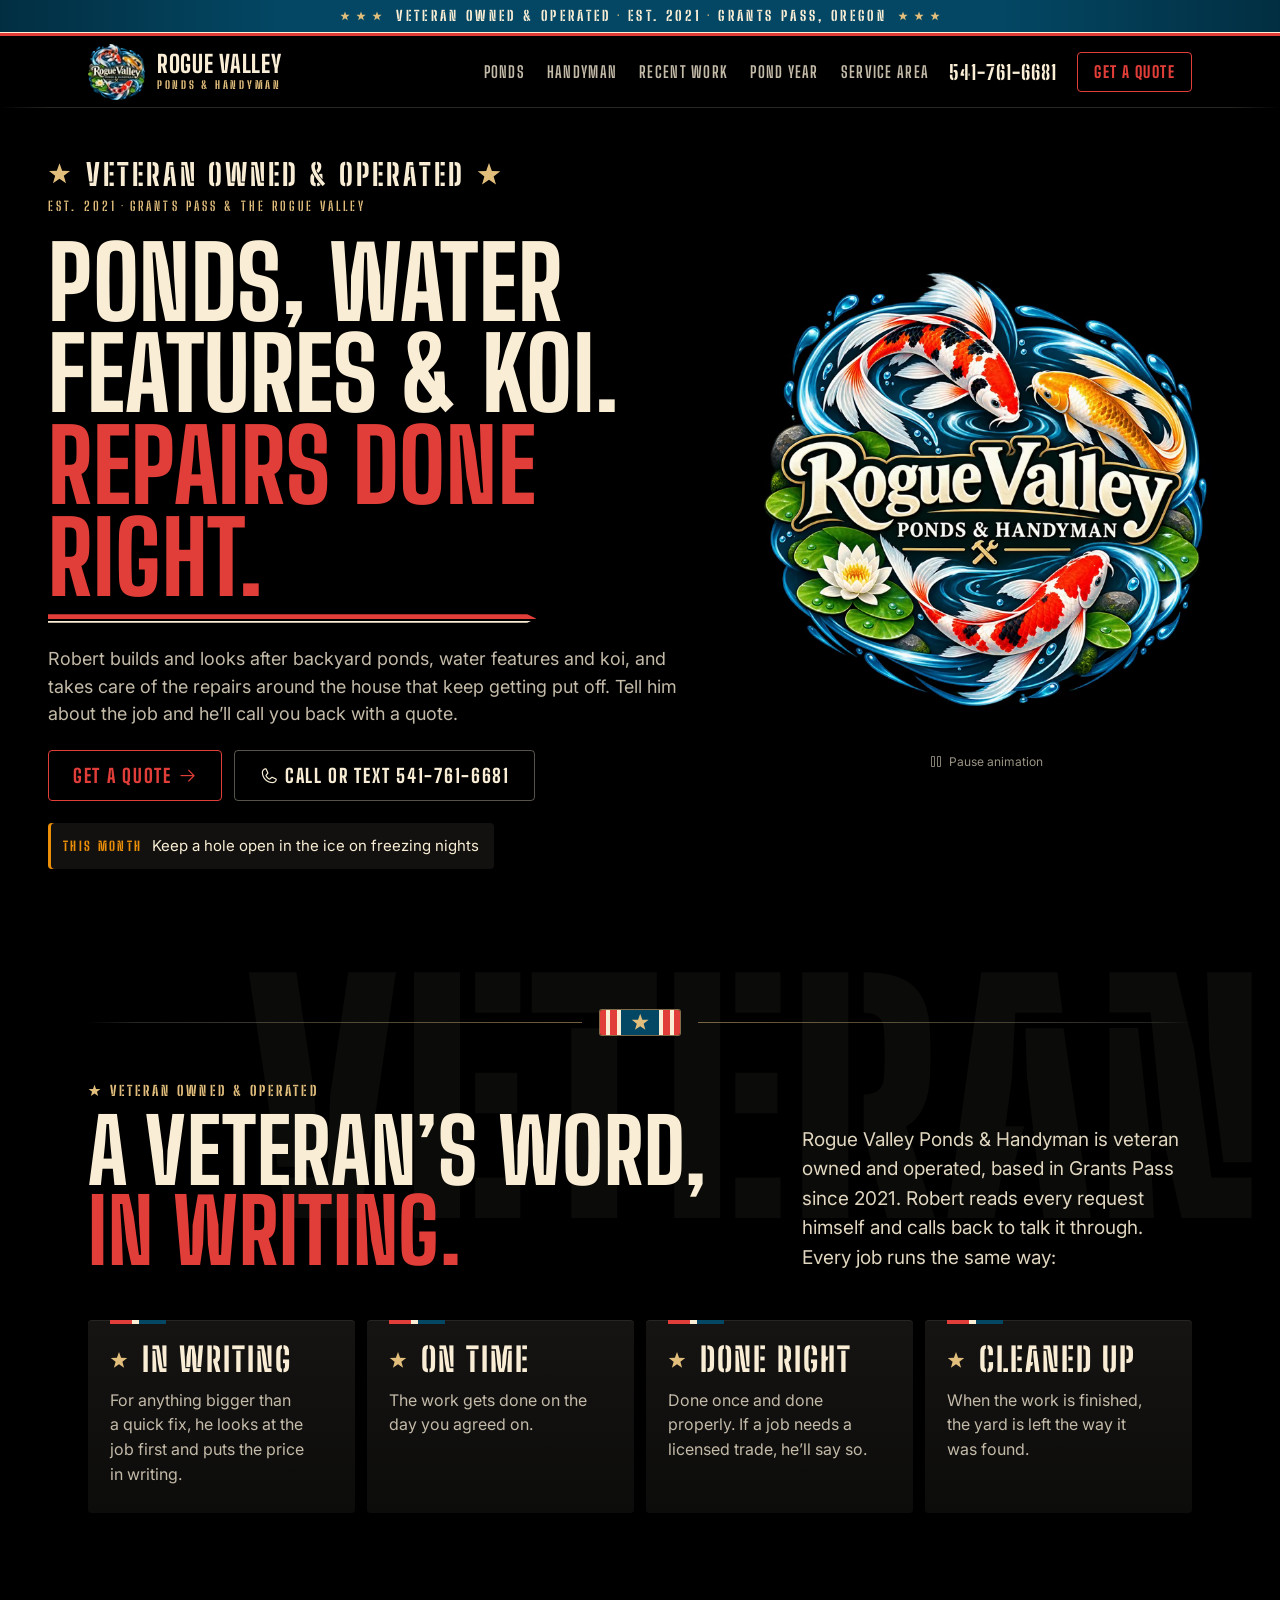
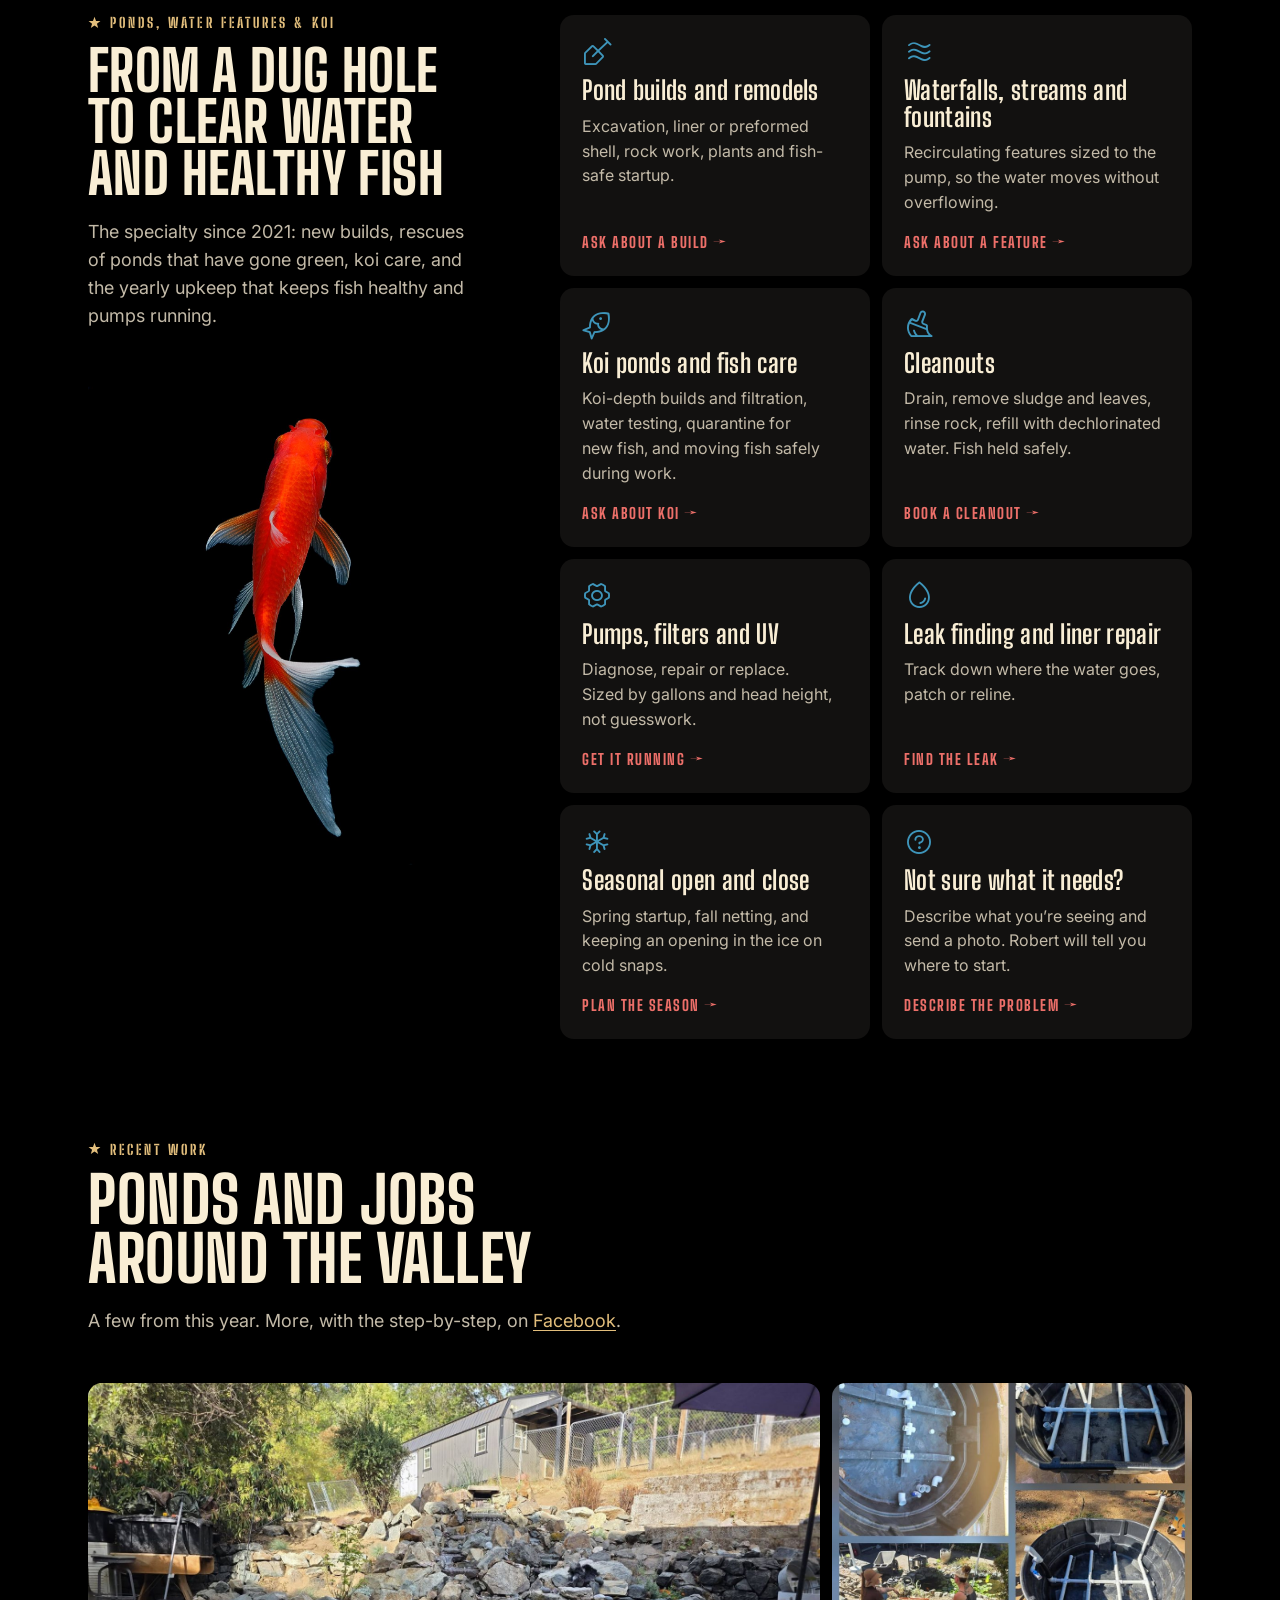
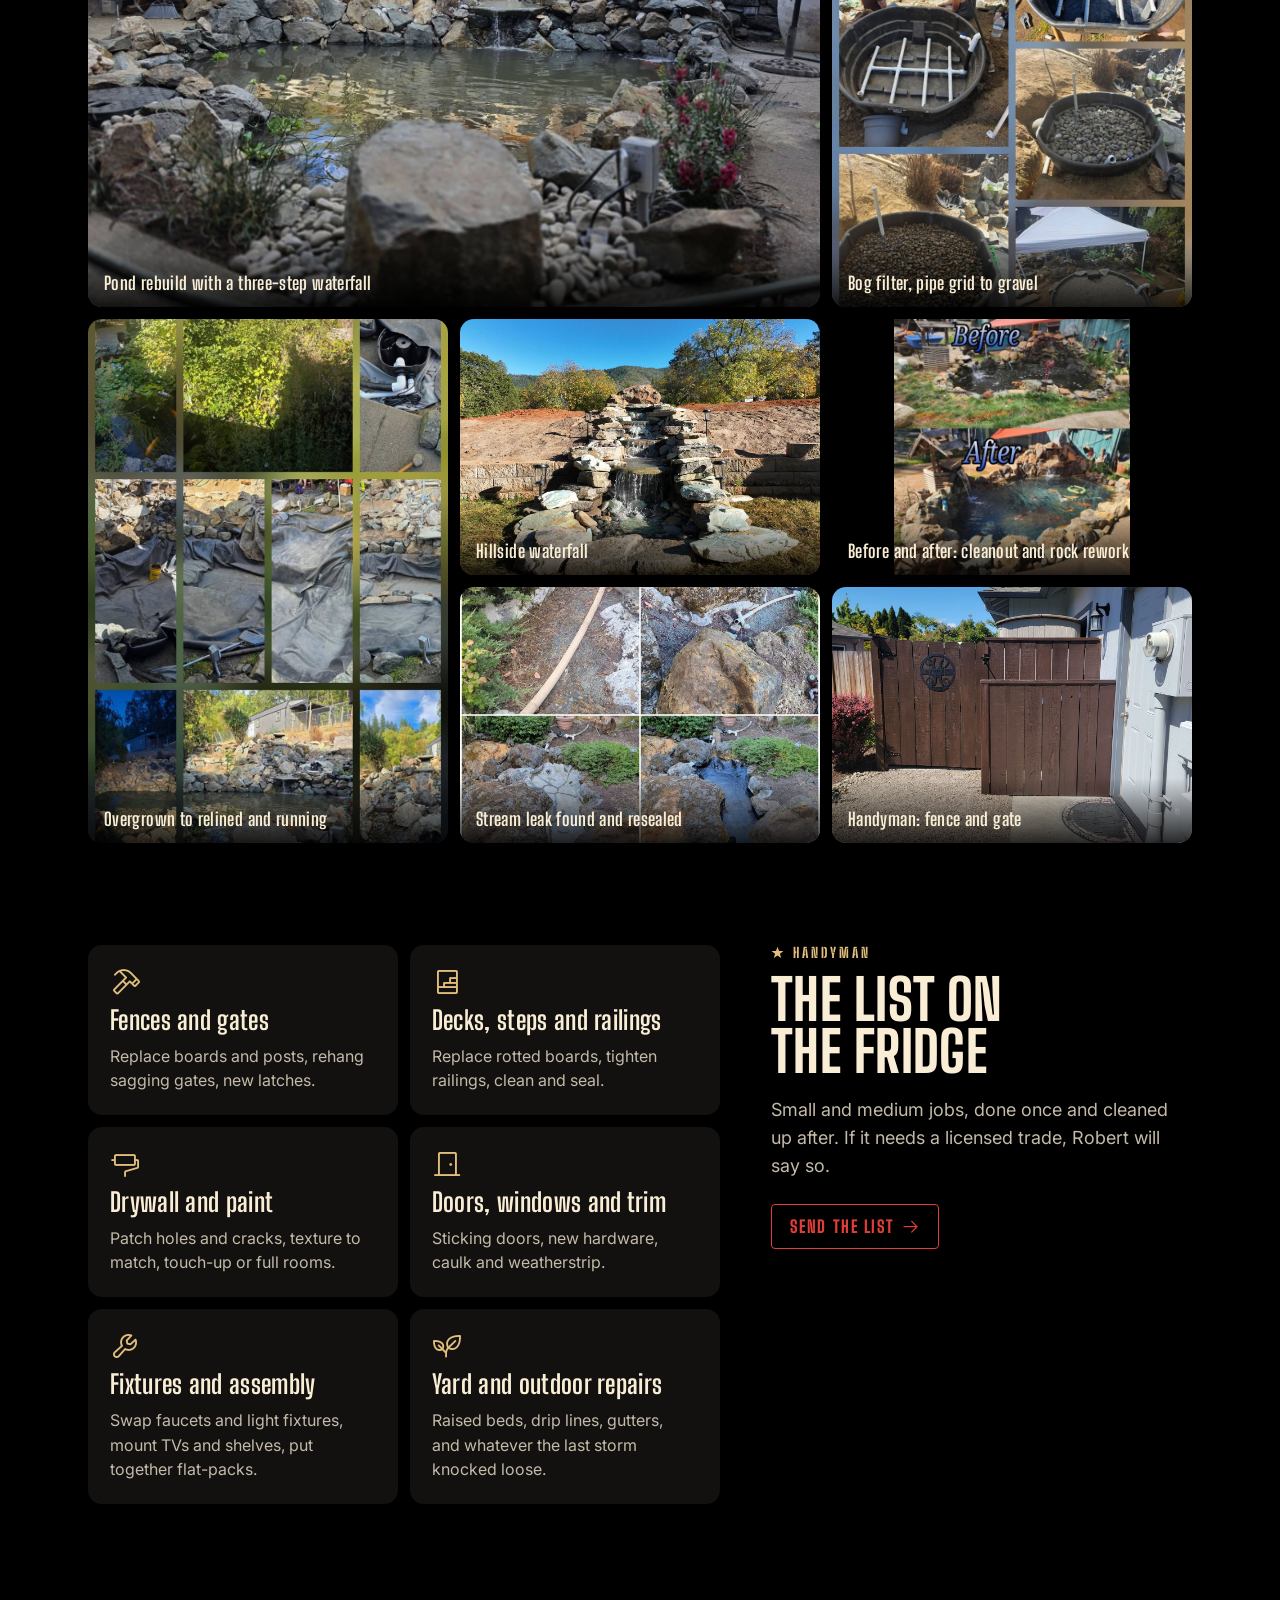
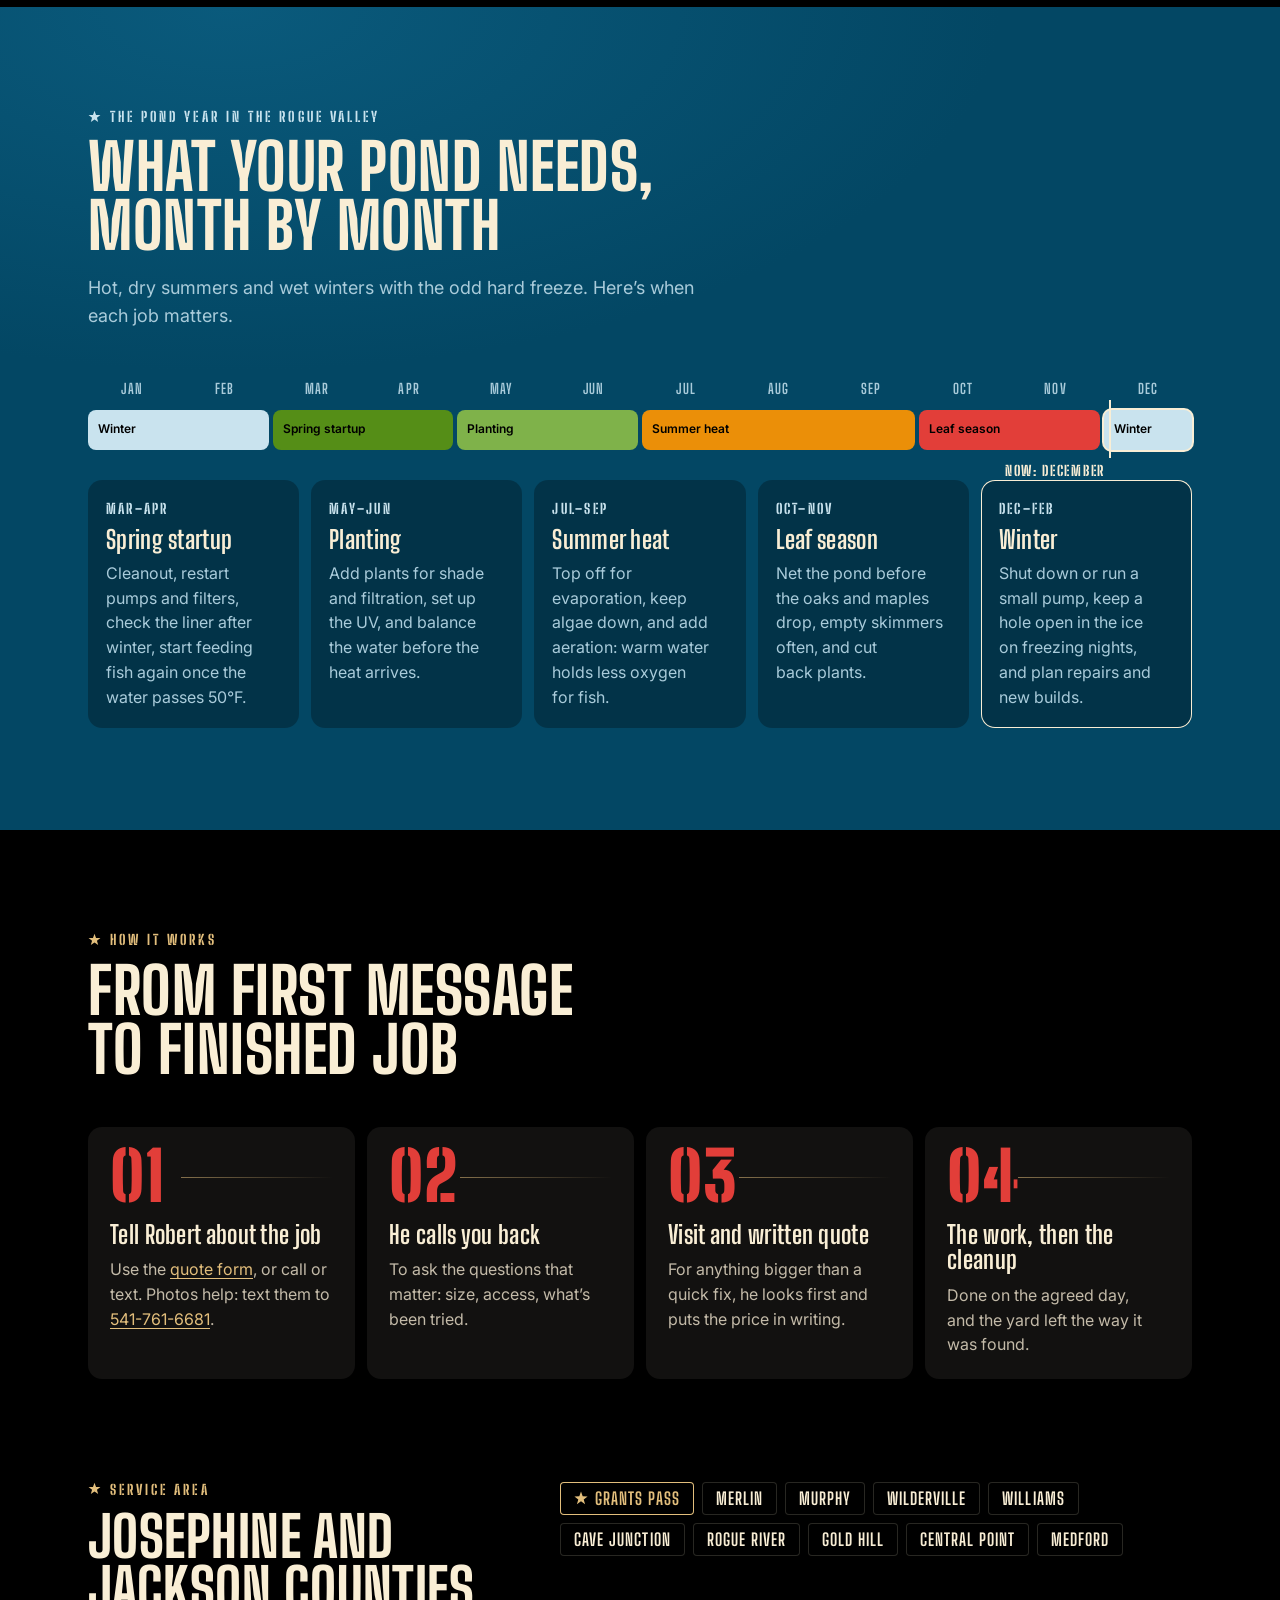
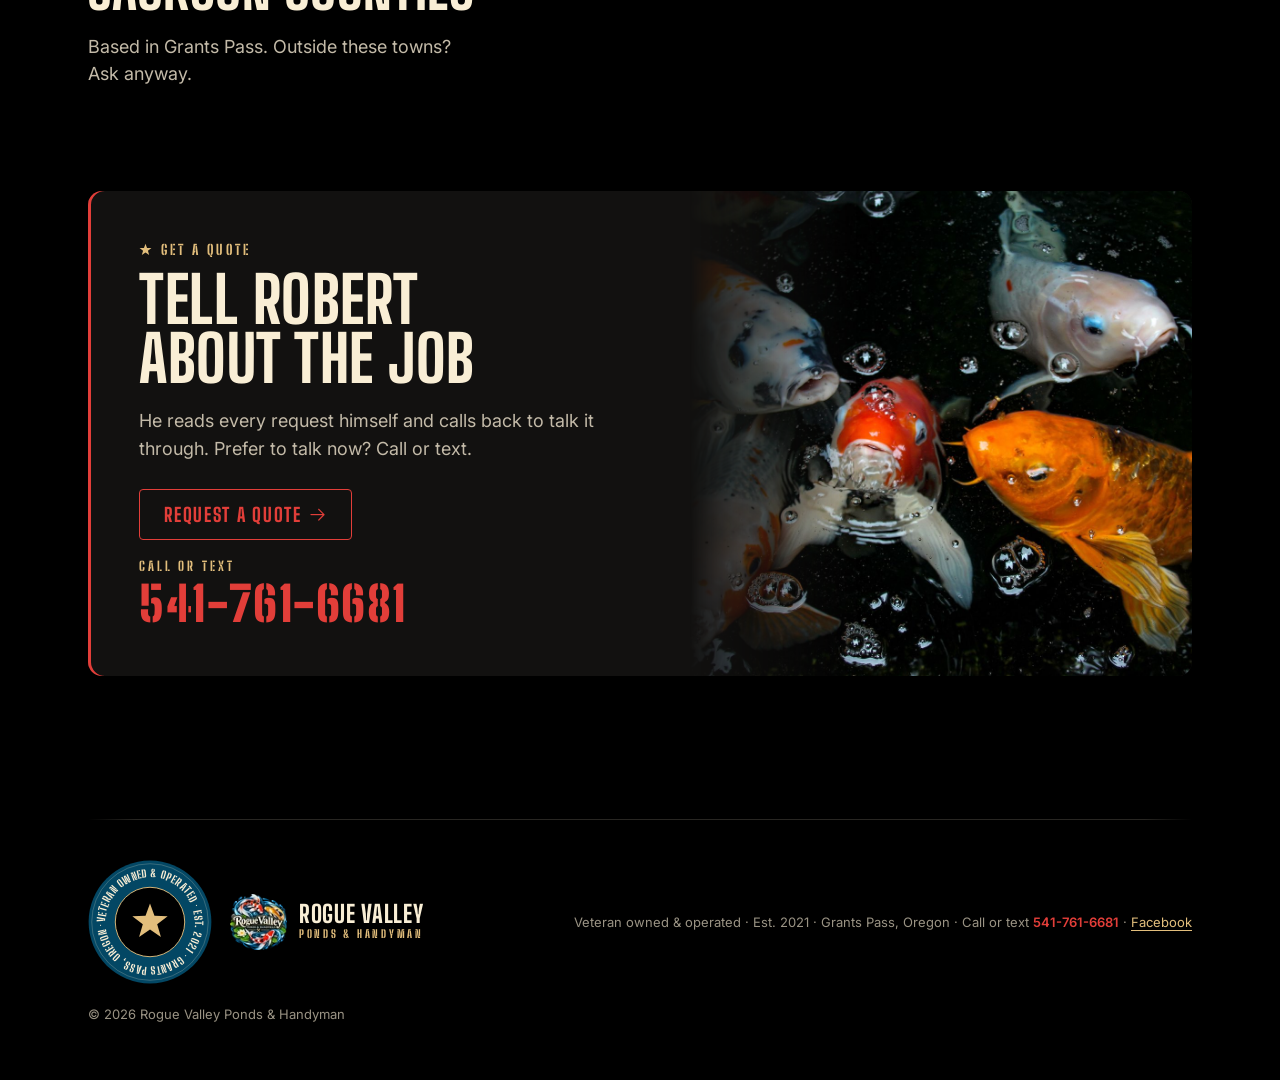
<file: site/index.html>
<!DOCTYPE html>
<html lang="en">
<head>
<meta charset="utf-8">
<meta name="viewport" content="width=device-width, initial-scale=1">
<script>
  /* Intro contract: "js" now; "splash-pending" when the intro will run (motion OK, no Save-Data
     or slow connection, and not yet seen this session, or ?intro forces it). If splash.js never
     arrives, a failsafe drops the black cover and starts the hero after 4.5s. */
  (function (d, w) {
    var h = d.documentElement, seen = null;
    h.classList.add("js");
    try { seen = w.sessionStorage.getItem("rvp-intro-seen"); } catch (e) {}
    try {
      var c = w.navigator.connection;
      if (w.matchMedia("(prefers-reduced-motion: reduce)").matches) return;
      if (c && (c.saveData || (c.effectiveType && c.effectiveType !== "4g"))) return;
      if (seen && !/[?&]intro(?:[=&]|$)/.test(w.location.search)) return;
      h.classList.add("splash-pending");
      w.rvpSplashFailsafe = setTimeout(function () { h.classList.remove("splash-pending"); h.classList.add("is-ready"); }, 4500);
    } catch (e) {}
  })(document, window);
</script>
<title>Rogue Valley Ponds &amp; Handyman · Grants Pass, Oregon</title>
<meta name="description" content="Ponds, water features and koi, plus the home repairs that keep getting put off. Veteran owned, serving Grants Pass and the Rogue Valley since 2021. Call or text 541-761-6681.">
<meta name="theme-color" content="#000000">
<meta property="og:title" content="Rogue Valley Ponds &amp; Handyman">
<meta property="og:description" content="Ponds, water features and koi. Repairs done right. Grants Pass and the Rogue Valley.">
<meta property="og:image" content="assets/img/og-image.jpg">
<meta property="og:image:width" content="1200">
<meta property="og:image:height" content="630">
<link rel="icon" href="assets/img/favicon-48.png" sizes="48x48" type="image/png">
<link rel="icon" href="assets/img/favicon-32.png" sizes="32x32" type="image/png">
<link rel="apple-touch-icon" href="assets/img/apple-touch-icon.png">
<link rel="preconnect" href="https://fonts.googleapis.com">
<link rel="preconnect" href="https://fonts.gstatic.com" crossorigin>
<link rel="stylesheet" href="https://fonts.googleapis.com/css2?family=Big+Shoulders+Display:wght@600..900&amp;family=Big+Shoulders+Stencil+Display:wght@700..900&amp;display=swap">
<link rel="stylesheet" href="assets/css/nocturne.css">
<link rel="stylesheet" href="assets/css/icons.css">
<link rel="stylesheet" href="assets/css/site.css">
<link rel="stylesheet" href="assets/css/splash.css">
<script>
  /* The intro's badge, requested once the stylesheets are in (sized as in splash.js). Past 3s the
     intro is skipped anyway (splash.js), so then drop the black cover now and fetch nothing. */
  (function (d, w) {
    var h = d.documentElement;
    try {
      if (!h.classList.contains("splash-pending")) return;
      if (w.performance.now() > 3000) { clearTimeout(w.rvpSplashFailsafe); h.classList.remove("splash-pending"); return; }
      var W = h.clientWidth || w.innerWidth, H = h.clientHeight || w.innerHeight;
      var px = (H > W * 1.15 ? Math.min(W * .74, H * .37, 420) : Math.min(H * .5, W * .4, 520)) * Math.min(w.devicePixelRatio || 1, 2);
      var l = d.createElement("link");
      l.rel = "preload"; l.as = "image";
      l.href = "assets/img/rvph-badge-" + (px > 700 ? 1040 : 520) + ".webp";
      d.head.appendChild(l);
    } catch (e) {}
  })(document, window);
</script>
<script src="assets/js/splash.js" defer></script>
</head>
<body>
<a class="skip" href="#main">Skip to content</a>

<!-- Service ribbon: veteran owned & operated (not sticky; a labelled region, so it sits in a landmark) -->
<section class="vet-ribbon" aria-label="Veteran owned and operated">
  <p class="wrap vet-ribbon-in">
    <span class="stars" aria-hidden="true"><i class="star"></i><i class="star"></i><i class="star"></i></span>
    <span>Veteran owned &amp; operated<span class="more"><span class="sep" aria-hidden="true">·</span>Est. 2021<span class="sep" aria-hidden="true">·</span>Grants Pass, Oregon</span></span>
    <span class="stars" aria-hidden="true"><i class="star"></i><i class="star"></i><i class="star"></i></span>
  </p>
</section>

<header class="site-header">
  <nav class="nav" aria-label="Main">
    <a class="brand" href="index.html" aria-label="Rogue Valley Ponds &amp; Handyman, home">
      <img class="brand-badge" src="assets/img/rvph-badge-192.webp" srcset="assets/img/rvph-badge-64.webp 1x, assets/img/rvph-badge-128.webp 2x, assets/img/rvph-badge-192.webp 3x" width="65" height="64" alt="">
      <span class="brand-name"><b>Rogue Valley</b><small>Ponds &amp; Handyman</small></span>
    </a>
    <div class="nav-links">
      <a href="#ponds">Ponds</a>
      <a href="#handyman">Handyman</a>
      <a href="#work">Recent work</a>
      <a href="#year">Pond year</a>
      <a href="#area">Service area</a>
    </div>
    <a class="phone-link js-phone-link" href="tel:5417616681"><span class="js-phone">541-761-6681</span></a>
    <a class="btn btn-primary" href="quote.html">Get a quote</a>
  </nav>
</header>

<main id="main">

  <!-- Hero: the koi badge on its home ground -->
  <section class="hero">
    <div class="wrap hero-grid">
      <div class="hero-copy">
        <div class="hero-vet">
          <p class="vet-eyebrow"><i class="star" aria-hidden="true"></i><span>Veteran owned &amp; operated</span><i class="star" aria-hidden="true"></i></p>
          <p class="hero-est enter">Est. 2021<span class="sep" aria-hidden="true">·</span>Grants Pass &amp; the Rogue Valley</p>
        </div>
        <h1 class="display hero-title">
          <span class="ln"><span class="ln-in">Ponds<span class="cm">,</span> water</span></span>
          <span class="ln"><span class="ln-in">features &amp; koi.</span></span>
          <span class="hero-red">
            <span class="ln"><span class="ln-in">Repairs done</span></span>
            <span class="ln"><span class="ln-in">right.</span></span>
          </span>
        </h1>
        <p class="lead enter">Robert builds and looks after backyard ponds, water features and koi, and takes care of the repairs around the house that keep getting put off. Tell him about the job and he’ll call you back with a quote.</p>
        <div class="cta-row enter">
          <a class="btn btn-primary btn-lg" href="quote.html">Get a quote <i class="ph ph-arrow-right" aria-hidden="true"></i></a>
          <a class="btn btn-secondary btn-lg js-phone-link" href="tel:5417616681"><i class="ph ph-phone" aria-hidden="true"></i>Call or text <span class="js-phone">541-761-6681</span></a>
        </div>
        <p class="callout enter"><span class="eyebrow">This month</span><span class="js-pond-now">Leaf netting and skimmer cleanouts</span></p>
      </div>
      <figure class="hero-badge" data-anim-logo>
        <div class="badge-stage">
          <img class="badge-poster" src="assets/img/rvph-logo-anim-poster-720.webp" srcset="assets/img/rvph-logo-anim-poster-480.webp 480w, assets/img/rvph-logo-anim-poster-720.webp 720w" sizes="(max-width: 820px) 300px, 560px" width="720" height="720" alt="Rogue Valley Ponds &amp; Handyman koi badge: three koi around the name, with pond ripples and water lilies" fetchpriority="high">
          <video class="badge-video" data-src="assets/video/rvph-logo-720" data-src-small="assets/video/rvph-logo-480" width="720" height="720" muted loop playsinline preload="none" aria-hidden="true" disablepictureinpicture></video>
        </div>
        <button class="badge-toggle" type="button" data-anim-toggle aria-pressed="true" hidden><i class="ph ph-pause" aria-hidden="true"></i><span>Pause animation</span></button>
      </figure>
    </div>
  </section>

  <!-- Veteran owned & operated: the commitments, built only from what the site already promises -->
  <!-- Robert to confirm: branch of service (leave out until confirmed) -->
  <section class="section vet" id="veteran" aria-labelledby="vet-title">
    <span class="vet-watermark" aria-hidden="true">Veteran</span>
    <div class="wrap">
      <div class="vet-divider" aria-hidden="true"><span class="ribbon-bar"></span></div>
      <div class="vet-top">
        <div class="head">
          <span class="eyebrow">Veteran owned &amp; operated</span>
          <h2 class="h2 vet-title" id="vet-title"><span class="ln">A veteran’s word,</span> <span class="ln red">in writing.</span></h2>
        </div>
        <p class="lead vet-lead">Rogue Valley Ponds &amp; Handyman is veteran owned and operated, based in Grants Pass since 2021. Robert reads every request himself and calls back to talk it through. Every job runs the same way:</p>
      </div>
      <ul class="pledges">
        <li class="pledge"><span class="pledge-label"><i class="star" aria-hidden="true"></i>In writing</span><p class="body">For anything bigger than a quick fix, he looks at the job first and puts the price in writing.</p></li>
        <li class="pledge"><span class="pledge-label"><i class="star" aria-hidden="true"></i>On time</span><p class="body">The work gets done on the day you agreed on.</p></li>
        <li class="pledge"><span class="pledge-label"><i class="star" aria-hidden="true"></i>Done right</span><p class="body">Done once and done properly. If a job needs a licensed trade, he’ll say so.</p></li>
        <li class="pledge"><span class="pledge-label"><i class="star" aria-hidden="true"></i>Cleaned up</span><p class="body">When the work is finished, the yard is left the way it was found.</p></li>
      </ul>
    </div>
  </section>

  <!-- Ponds -->
  <section class="section" id="ponds">
    <div class="wrap split">
      <div class="split-side">
        <div class="head">
          <span class="eyebrow">Ponds, water features &amp; koi</span>
          <h2 class="h2">From a dug hole to clear water and healthy fish</h2>
          <p class="lead">The specialty since 2021: new builds, rescues of ponds that have gone green, koi care, and the yearly upkeep that keeps fish healthy and pumps running.</p>
        </div>
        <figure class="photo lighten" data-slot="koi-red-dark.jpg">
          <img src="assets/photos/koi-red-dark.jpg" alt="A red and white fantail goldfish on a black background" loading="lazy">
        </figure>
      </div>
      <div class="cards">
        <a class="svc" href="quote.html?job=pond"><i class="ph ph-shovel ico" aria-hidden="true"></i><h3 class="h3">Pond builds and remodels</h3><p class="body">Excavation, liner or preformed shell, rock work, plants and fish-safe startup.</p><span class="more">Ask about a build →</span></a>
        <a class="svc" href="quote.html?job=water-feature"><i class="ph ph-waves ico" aria-hidden="true"></i><h3 class="h3">Waterfalls, streams and fountains</h3><p class="body">Recirculating features sized to the pump, so the water moves without overflowing.</p><span class="more">Ask about a feature →</span></a>
        <a class="svc" href="quote.html?job=koi"><i class="ph ph-fish ico" aria-hidden="true"></i><h3 class="h3">Koi ponds and fish care</h3><p class="body">Koi-depth builds and filtration, water testing, quarantine for new fish, and moving fish safely during work.</p><span class="more">Ask about koi →</span></a>
        <a class="svc" href="quote.html?job=pond-care"><i class="ph ph-broom ico" aria-hidden="true"></i><h3 class="h3">Cleanouts</h3><p class="body">Drain, remove sludge and leaves, rinse rock, refill with dechlorinated water. Fish held safely.</p><span class="more">Book a cleanout →</span></a>
        <a class="svc" href="quote.html?job=pond-care"><i class="ph ph-gear-six ico" aria-hidden="true"></i><h3 class="h3">Pumps, filters and UV</h3><p class="body">Diagnose, repair or replace. Sized by gallons and head height, not guesswork.</p><span class="more">Get it running →</span></a>
        <a class="svc" href="quote.html?job=pond-care"><i class="ph ph-drop ico" aria-hidden="true"></i><h3 class="h3">Leak finding and liner repair</h3><p class="body">Track down where the water goes, patch or reline.</p><span class="more">Find the leak →</span></a>
        <a class="svc" href="quote.html?job=pond-care"><i class="ph ph-snowflake ico" aria-hidden="true"></i><h3 class="h3">Seasonal open and close</h3><p class="body">Spring startup, fall netting, and keeping an opening in the ice on cold snaps.</p><span class="more">Plan the season →</span></a>
        <a class="svc" href="quote.html?job=not-sure"><i class="ph ph-question ico" aria-hidden="true"></i><h3 class="h3">Not sure what it needs?</h3><p class="body">Describe what you’re seeing and send a photo. Robert will tell you where to start.</p><span class="more">Describe the problem →</span></a>
      </div>
    </div>
  </section>

  <!-- Recent work -->
  <section class="section" id="work">
    <div class="wrap">
      <div class="head">
        <span class="eyebrow">Recent work</span>
        <h2 class="h2">Ponds and jobs around the valley</h2>
        <p class="lead">A few from this year. More, with the step-by-step, on <a href="https://www.facebook.com/profile.php?id=61560373865806" rel="noopener">Facebook</a>.</p>
      </div>
      <div class="gallery">
        <figure class="photo g-wide" data-slot="work-waterfall-pond.jpg">
          <img src="assets/photos/work-waterfall-pond.jpg" alt="Finished backyard pond with a stepped rock waterfall" loading="lazy">
          <figcaption>Pond rebuild with a three-step waterfall</figcaption>
        </figure>
        <figure class="photo g-tall" data-slot="work-filter-build.jpg">
          <img src="assets/photos/work-filter-build.jpg" alt="Building a gravel bog filter in a stock tank, from pipe grid to finished bed" loading="lazy">
          <figcaption>Bog filter, pipe grid to gravel</figcaption>
        </figure>
        <figure class="photo g-tall" data-slot="work-pond-rebuild.jpg">
          <img src="assets/photos/work-pond-rebuild.jpg" alt="Overgrown pond cleared, relined and rebuilt with rock" loading="lazy">
          <figcaption>Overgrown to relined and running</figcaption>
        </figure>
        <figure class="photo" data-slot="work-waterfall-hill.jpg">
          <img src="assets/photos/work-waterfall-hill.jpg" alt="New stone waterfall on a hillside with path lights" loading="lazy">
          <figcaption>Hillside waterfall</figcaption>
        </figure>
        <figure class="photo fit" data-slot="work-before-after.jpg">
          <img src="assets/photos/work-before-after.jpg" alt="The same koi pond before and after a cleanout and rock rework" loading="lazy">
          <figcaption>Before and after: cleanout and rock rework</figcaption>
        </figure>
        <figure class="photo" data-slot="work-stream-reline.jpg">
          <img src="assets/photos/work-stream-reline.jpg" alt="Stream bed stripped, patched and resealed" loading="lazy">
          <figcaption>Stream leak found and resealed</figcaption>
        </figure>
        <figure class="photo" data-slot="work-fence-gate.jpg">
          <img src="assets/photos/work-fence-gate.jpg" alt="New stained wood fence and gate beside a house" loading="lazy">
          <figcaption>Handyman: fence and gate</figcaption>
        </figure>
      </div>
    </div>
  </section>

  <!-- Handyman -->
  <section class="section" id="handyman">
    <div class="wrap split split-rev">
      <div class="cards">
        <div class="svc svc-handy"><i class="ph ph-hammer ico" aria-hidden="true"></i><h3 class="h3">Fences and gates</h3><p class="body">Replace boards and posts, rehang sagging gates, new latches.</p></div>
        <div class="svc svc-handy"><i class="ph ph-stairs ico" aria-hidden="true"></i><h3 class="h3">Decks, steps and railings</h3><p class="body">Replace rotted boards, tighten railings, clean and seal.</p></div>
        <div class="svc svc-handy"><i class="ph ph-paint-roller ico" aria-hidden="true"></i><h3 class="h3">Drywall and paint</h3><p class="body">Patch holes and cracks, texture to match, touch-up or full rooms.</p></div>
        <div class="svc svc-handy"><i class="ph ph-door ico" aria-hidden="true"></i><h3 class="h3">Doors, windows and trim</h3><p class="body">Sticking doors, new hardware, caulk and weatherstrip.</p></div>
        <div class="svc svc-handy"><i class="ph ph-wrench ico" aria-hidden="true"></i><h3 class="h3">Fixtures and assembly</h3><p class="body">Swap faucets and light fixtures, mount TVs and shelves, put together flat-packs.</p></div>
        <div class="svc svc-handy"><i class="ph ph-plant ico" aria-hidden="true"></i><h3 class="h3">Yard and outdoor repairs</h3><p class="body">Raised beds, drip lines, gutters, and whatever the last storm knocked loose.</p></div>
      </div>
      <div class="split-side">
        <div class="head">
          <span class="eyebrow">Handyman</span>
          <h2 class="h2">The list on the fridge</h2>
          <p class="lead">Small and medium jobs, done once and cleaned up after. If it needs a licensed trade, Robert will say so.</p>
        </div>
        <div class="cta-row"><a class="btn btn-primary" href="quote.html?job=handyman">Send the list <i class="ph ph-arrow-right" aria-hidden="true"></i></a></div>
      </div>
    </div>
  </section>

  <!-- Pond year: the one large Pond Blue field -->
  <section class="section section-band" id="year">
    <div class="wrap">
      <div class="head">
        <span class="eyebrow">The pond year in the Rogue Valley</span>
        <h2 class="h2">What your pond needs, month by month</h2>
        <p class="lead">Hot, dry summers and wet winters with the odd hard freeze. Here’s when each job matters.</p>
      </div>
      <div>
        <div class="year" id="year-bar" role="img" aria-label="Pond seasons: winter December to February, spring startup March to April, planting May to June, summer heat July to September, leaf season October to November.">
          <span class="m">Jan</span><span class="m">Feb</span><span class="m">Mar</span><span class="m">Apr</span><span class="m">May</span><span class="m">Jun</span><span class="m">Jul</span><span class="m">Aug</span><span class="m">Sep</span><span class="m">Oct</span><span class="m">Nov</span><span class="m">Dec</span>
          <div class="season s-winter" data-season="winter" data-months="1 2" style="grid-column:1 / span 2">Winter</div>
          <div class="season s-spring" data-season="spring" data-months="3 4" style="grid-column:3 / span 2">Spring startup</div>
          <div class="season s-plant" data-season="plant" data-months="5 6" style="grid-column:5 / span 2">Planting</div>
          <div class="season s-summer" data-season="summer" data-months="7 8 9" style="grid-column:7 / span 3">Summer heat</div>
          <div class="season s-leaf" data-season="leaf" data-months="10 11" style="grid-column:10 / span 2">Leaf season</div>
          <div class="season s-winter" data-season="winter" data-months="12" style="grid-column:12 / span 1">Winter</div>
          <div class="now-marker" id="now-marker" hidden><span>Now</span></div>
        </div>
        <div class="season-notes">
          <div class="note" data-season="spring"><span class="when">Mar–Apr</span><h3 class="h3">Spring startup</h3><p class="body">Cleanout, restart pumps and filters, check the liner after winter, start feeding fish again once the water passes 50°F.</p></div>
          <div class="note" data-season="plant"><span class="when">May–Jun</span><h3 class="h3">Planting</h3><p class="body">Add plants for shade and filtration, set up the UV, and balance the water before the heat arrives.</p></div>
          <div class="note" data-season="summer"><span class="when">Jul–Sep</span><h3 class="h3">Summer heat</h3><p class="body">Top off for evaporation, keep algae down, and add aeration: warm water holds less oxygen for fish.</p></div>
          <div class="note" data-season="leaf"><span class="when">Oct–Nov</span><h3 class="h3">Leaf season</h3><p class="body">Net the pond before the oaks and maples drop, empty skimmers often, and cut back plants.</p></div>
          <div class="note" data-season="winter"><span class="when">Dec–Feb</span><h3 class="h3">Winter</h3><p class="body">Shut down or run a small pump, keep a hole open in the ice on freezing nights, and plan repairs and new builds.</p></div>
        </div>
      </div>
    </div>
  </section>

  <!-- How it works -->
  <section class="section" id="how" style="padding-top:clamp(56px,8vw,104px)">
    <div class="wrap">
      <div class="head">
        <span class="eyebrow">How it works</span>
        <h2 class="h2">From first message to finished job</h2>
      </div>
      <ol class="steps">
        <li><h3 class="h3">Tell Robert about the job</h3><p class="body">Use the <a href="quote.html">quote form</a>, or call or text. Photos help: text them to <a class="js-phone-link" href="tel:5417616681"><span class="js-phone">541-761-6681</span></a>.</p></li>
        <li><h3 class="h3">He calls you back</h3><p class="body">To ask the questions that matter: size, access, what’s been tried.</p></li>
        <li><h3 class="h3">Visit and written quote</h3><p class="body">For anything bigger than a quick fix, he looks first and puts the price in writing.</p></li>
        <li><h3 class="h3">The work, then the cleanup</h3><p class="body">Done on the agreed day, and the yard left the way it was found.</p></li>
      </ol>
    </div>
  </section>

  <!-- Service area -->
  <section class="section" id="area">
    <div class="wrap split">
      <div class="head">
        <span class="eyebrow">Service area</span>
        <h2 class="h2">Josephine and Jackson counties</h2>
        <p class="lead">Based in Grants Pass. Outside these towns? Ask anyway.</p>
      </div>
      <ul class="towns">
        <li class="home">Grants Pass</li><li>Merlin</li><li>Murphy</li><li>Wilderville</li><li>Williams</li><li>Cave Junction</li><li>Rogue River</li><li>Gold Hill</li><li>Central Point</li><li>Medford</li>
      </ul>
    </div>
  </section>

  <!-- Close -->
  <section class="section">
    <div class="wrap">
      <div class="cta-panel">
        <div class="cta-copy">
          <div class="head">
            <span class="eyebrow">Get a quote</span>
            <h2 class="h2">Tell Robert about the job</h2>
            <p class="lead">He reads every request himself and calls back to talk it through. Prefer to talk now? Call or text.</p>
          </div>
          <div class="cta-row">
            <a class="btn btn-primary btn-lg" href="quote.html">Request a quote <i class="ph ph-arrow-right" aria-hidden="true"></i></a>
            <a class="cta-call js-phone-link" href="tel:5417616681"><small>Call or text</small><span class="phone-big js-phone">541-761-6681</span></a>
          </div>
        </div>
        <figure class="photo cta-photo" data-slot="koi-group-dark.jpg">
          <img src="assets/photos/koi-group-dark.jpg" alt="Koi crowding the surface of a dark pond" loading="lazy">
        </figure>
      </div>
    </div>
  </section>

</main>

<footer class="site-footer">
  <div class="wrap" style="display:block"><div class="rule"></div></div>
  <div class="wrap">
    <div class="foot-id">
      <svg class="seal" viewBox="0 0 200 200" role="img" aria-label="Veteran owned and operated. Established 2021. Grants Pass, Oregon.">
        <defs><path id="seal-path" d="M 22 100 A 78 78 0 1 1 178 100 A 78 78 0 1 1 22 100"/></defs>
        <circle class="seal-disc" cx="100" cy="100" r="99"/>
        <circle class="seal-edge" cx="100" cy="100" r="94"/>
        <g class="seal-spin"><text class="seal-text" dy="6"><textPath href="#seal-path" textLength="486" lengthAdjust="spacing">VETERAN OWNED &amp; OPERATED · EST. 2021 · GRANTS PASS, OREGON ·</textPath></text></g>
        <circle class="seal-core" cx="100" cy="100" r="56"/>
        <path class="seal-star" d="M100 70 107.2 90.1 128.5 90.7 111.6 103.8 117.6 124.3 100 112.2 82.4 124.3 88.4 103.8 71.5 90.7 92.8 90.1Z"/>
      </svg>
      <a class="brand" href="index.html" style="margin-right:0" aria-label="Rogue Valley Ponds &amp; Handyman, home">
        <img class="brand-badge" src="assets/img/rvph-badge-192.webp" srcset="assets/img/rvph-badge-64.webp 1x, assets/img/rvph-badge-128.webp 2x, assets/img/rvph-badge-192.webp 3x" width="65" height="64" alt="" loading="lazy">
        <span class="brand-name"><b>Rogue Valley</b><small>Ponds &amp; Handyman</small></span>
      </a>
    </div>
    <p class="small" style="margin:0"><span>Veteran owned &amp; operated</span><span>Est. 2021</span><span>Grants Pass, Oregon</span><span>Call or text <a class="phone-link js-phone-link" href="tel:5417616681"><span class="js-phone">541-761-6681</span></a></span><span><a href="https://www.facebook.com/profile.php?id=61560373865806" rel="noopener">Facebook</a></span></p>
    <p class="small" style="margin:0">© <span class="js-year">2026</span> Rogue Valley Ponds &amp; Handyman</p>
  </div>
</footer>

<script src="assets/js/config.js"></script>
<script src="assets/js/site.js"></script>
</body>
</html>
</file>
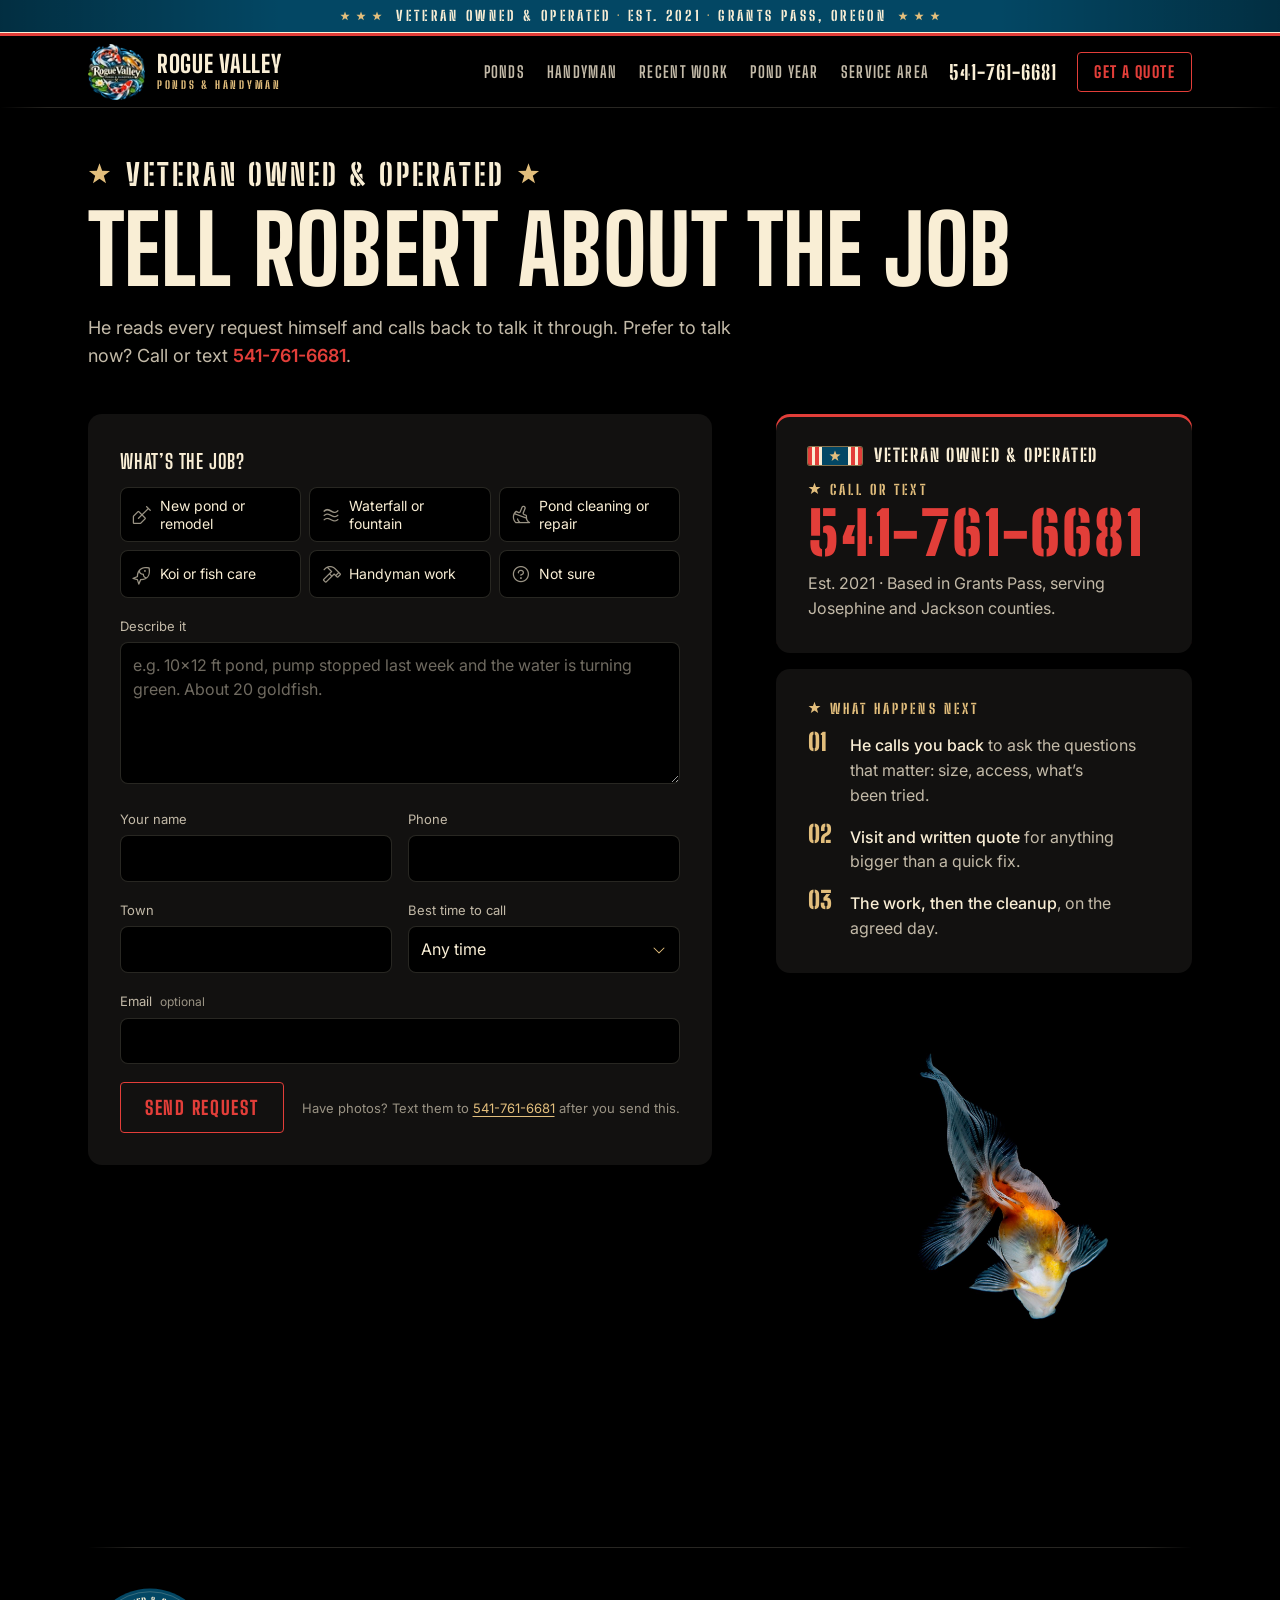
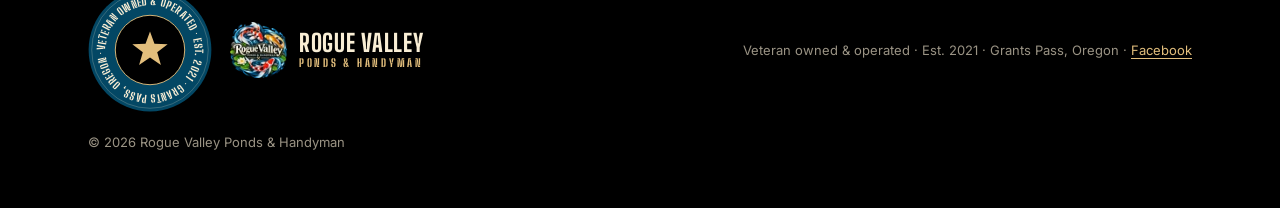
<file: site/quote.html>
<!DOCTYPE html>
<html lang="en">
<head>
<meta charset="utf-8">
<meta name="viewport" content="width=device-width, initial-scale=1">
<script>document.documentElement.classList.add("js");</script>
<title>Request a quote · Rogue Valley Ponds &amp; Handyman</title>
<meta name="description" content="Tell Robert about your pond, water feature, koi or handyman job. He reads every request himself and calls back with a quote. Or call or text 541-761-6681.">
<meta name="theme-color" content="#000000">
<link rel="icon" href="assets/img/favicon-48.png" sizes="48x48" type="image/png">
<link rel="icon" href="assets/img/favicon-32.png" sizes="32x32" type="image/png">
<link rel="apple-touch-icon" href="assets/img/apple-touch-icon.png">
<link rel="preconnect" href="https://fonts.googleapis.com">
<link rel="preconnect" href="https://fonts.gstatic.com" crossorigin>
<link rel="stylesheet" href="https://fonts.googleapis.com/css2?family=Big+Shoulders+Display:wght@600..900&amp;family=Big+Shoulders+Stencil+Display:wght@700..900&amp;display=swap">
<link rel="stylesheet" href="assets/css/nocturne.css">
<link rel="stylesheet" href="assets/css/icons.css">
<link rel="stylesheet" href="assets/css/site.css">
</head>
<body>
<a class="skip" href="#main">Skip to the form</a>

<!-- Service ribbon: veteran owned & operated (not sticky; a labelled region, so it sits in a landmark) -->
<section class="vet-ribbon" aria-label="Veteran owned and operated">
  <p class="wrap vet-ribbon-in">
    <span class="stars" aria-hidden="true"><i class="star"></i><i class="star"></i><i class="star"></i></span>
    <span>Veteran owned &amp; operated<span class="more"><span class="sep" aria-hidden="true">·</span>Est. 2021<span class="sep" aria-hidden="true">·</span>Grants Pass, Oregon</span></span>
    <span class="stars" aria-hidden="true"><i class="star"></i><i class="star"></i><i class="star"></i></span>
  </p>
</section>

<header class="site-header">
  <nav class="nav" aria-label="Main">
    <a class="brand" href="index.html" aria-label="Rogue Valley Ponds &amp; Handyman, home">
      <img class="brand-badge" src="assets/img/rvph-badge-192.webp" srcset="assets/img/rvph-badge-64.webp 1x, assets/img/rvph-badge-128.webp 2x, assets/img/rvph-badge-192.webp 3x" width="65" height="64" alt="">
      <span class="brand-name"><b>Rogue Valley</b><small>Ponds &amp; Handyman</small></span>
    </a>
    <div class="nav-links">
      <a href="index.html#ponds">Ponds</a>
      <a href="index.html#handyman">Handyman</a>
      <a href="index.html#work">Recent work</a>
      <a href="index.html#year">Pond year</a>
      <a href="index.html#area">Service area</a>
    </div>
    <a class="phone-link js-phone-link" href="tel:5417616681"><span class="js-phone">541-761-6681</span></a>
    <a class="btn btn-primary" href="quote.html" aria-current="page">Get a quote</a>
  </nav>
</header>

<main id="main">
  <section class="hero">
    <div class="wrap" style="display:flex;flex-direction:column;gap:clamp(28px,4vw,44px)">
      <div class="head page-head">
        <p class="vet-eyebrow"><i class="star" aria-hidden="true"></i><span>Veteran owned &amp; operated</span><i class="star" aria-hidden="true"></i></p>
        <h1 class="display page-title enter">Tell Robert about the job</h1>
        <p class="lead enter">He reads every request himself and calls back to talk it through. Prefer to talk now? Call or text <a class="phone-link js-phone-link" href="tel:5417616681"><span class="js-phone">541-761-6681</span></a>.</p>
      </div>

      <div class="quote-grid">
        <div class="panel">
          <form id="quote-form" class="quote-form" novalidate>
            <fieldset class="wide">
              <legend class="legend">What’s the job?</legend>
              <div class="chips" role="radiogroup">
                <label class="chip"><input type="radio" name="job" value="pond" required><span><i class="ph ph-shovel" aria-hidden="true"></i>New pond or remodel</span></label>
                <label class="chip"><input type="radio" name="job" value="water-feature"><span><i class="ph ph-waves" aria-hidden="true"></i>Waterfall or fountain</span></label>
                <label class="chip"><input type="radio" name="job" value="pond-care"><span><i class="ph ph-broom" aria-hidden="true"></i>Pond cleaning or repair</span></label>
                <label class="chip"><input type="radio" name="job" value="koi"><span><i class="ph ph-fish" aria-hidden="true"></i>Koi or fish care</span></label>
                <label class="chip"><input type="radio" name="job" value="handyman"><span><i class="ph ph-hammer" aria-hidden="true"></i>Handyman work</span></label>
                <label class="chip"><input type="radio" name="job" value="not-sure"><span><i class="ph ph-question" aria-hidden="true"></i>Not sure</span></label>
              </div>
            </fieldset>
            <div class="field wide">
              <label for="q-details">Describe it</label>
              <textarea class="input" id="q-details" name="details" rows="5" maxlength="2000" required placeholder="e.g. 10×12 ft pond, pump stopped last week and the water is turning green. About 20 goldfish."></textarea>
            </div>
            <div class="field"><label for="q-name">Your name</label><input class="input" id="q-name" name="name" autocomplete="name" maxlength="120" required></div>
            <div class="field"><label for="q-phone">Phone</label><input class="input" id="q-phone" name="phone" type="tel" autocomplete="tel" minlength="7" maxlength="30" required></div>
            <div class="field"><label for="q-town">Town</label><input class="input" id="q-town" name="town" list="towns" autocomplete="address-level2" maxlength="80"></div>
            <div class="field">
              <label for="q-best">Best time to call</label>
              <select class="input" id="q-best" name="best">
                <option value="">Any time</option><option>Morning</option><option>Afternoon</option><option>Evening</option>
              </select>
            </div>
            <div class="field wide"><label for="q-email">Email <span class="opt">optional</span></label><input class="input" id="q-email" name="email" type="email" autocomplete="email" maxlength="200"></div>
            <datalist id="towns">
              <option value="Grants Pass"><option value="Merlin"><option value="Murphy"><option value="Wilderville"><option value="Williams"><option value="Cave Junction"><option value="Rogue River"><option value="Gold Hill"><option value="Central Point"><option value="Medford">
            </datalist>
            <p class="form-error wide" id="form-error" role="alert" hidden></p>
            <div class="form-actions wide">
              <button class="btn btn-primary btn-lg" type="submit" id="q-submit">Send request</button>
              <span class="small">Have photos? Text them to <a class="js-phone-link" href="tel:5417616681"><span class="js-phone">541-761-6681</span></a> after you send this.</span>
            </div>
          </form>

          <div class="state" id="quote-done" tabindex="-1" hidden>
            <i class="ph ph-check-circle ok" aria-hidden="true"></i>
            <span class="eyebrow">Request sent</span>
            <h2 class="h2" id="done-title">Thanks. Robert will call you.</h2>
            <p class="body">Have photos of the job? Text them to <a class="phone-link js-phone-link" href="tel:5417616681"><span class="js-phone">541-761-6681</span></a> with your name, so he can see it before he calls.</p>
            <div class="cta-row"><button type="button" class="btn btn-secondary" id="quote-again">Send another request</button><a class="btn btn-ghost" href="index.html">Back to the home page</a></div>
          </div>

          <div class="state" id="quote-fallback" tabindex="-1" hidden>
            <span class="eyebrow" style="color:var(--rv-red)">Couldn’t send from here</span>
            <h2 class="h2">Call or text Robert instead</h2>
            <a class="phone-big js-phone-link" href="tel:5417616681"><span class="js-phone">541-761-6681</span></a>
            <p class="body">Your message is still in the form. Copy it to paste into a text.</p>
            <div class="cta-row"><button type="button" class="btn btn-primary" id="copy-request">Copy my request</button><button type="button" class="btn btn-secondary" id="fallback-back">Back to the form</button></div>
            <p class="small" id="copy-status" role="status"></p>
          </div>
        </div>

        <aside class="aside">
          <div class="panel call-card">
            <p class="vet-line"><span class="ribbon-bar" aria-hidden="true"></span>Veteran owned &amp; operated</p>
            <span class="eyebrow">Call or text</span>
            <a class="phone-link big js-phone-link" href="tel:5417616681"><span class="js-phone">541-761-6681</span></a>
            <p class="body">Est. 2021 · Based in Grants Pass, serving Josephine and Jackson counties.</p>
          </div>
          <div class="panel">
            <span class="eyebrow" style="margin-bottom:14px">What happens next</span>
            <ol class="steps steps-compact">
              <li><p class="body"><b style="color:var(--rv-cream);font-weight:500">He calls you back</b> to ask the questions that matter: size, access, what’s been tried.</p></li>
              <li><p class="body"><b style="color:var(--rv-cream);font-weight:500">Visit and written quote</b> for anything bigger than a quick fix.</p></li>
              <li><p class="body"><b style="color:var(--rv-cream);font-weight:500">The work, then the cleanup</b>, on the agreed day.</p></li>
            </ol>
          </div>
          <figure class="photo lighten" data-slot="koi-fantail-dark.jpg">
            <img src="assets/photos/koi-fantail-dark.jpg" alt="An orange and white fantail goldfish on a black background" loading="lazy">
          </figure>
        </aside>
      </div>
    </div>
  </section>
</main>

<footer class="site-footer">
  <div class="wrap" style="display:block"><div class="rule"></div></div>
  <div class="wrap">
    <div class="foot-id">
      <svg class="seal" viewBox="0 0 200 200" role="img" aria-label="Veteran owned and operated. Established 2021. Grants Pass, Oregon.">
        <defs><path id="seal-path" d="M 22 100 A 78 78 0 1 1 178 100 A 78 78 0 1 1 22 100"/></defs>
        <circle class="seal-disc" cx="100" cy="100" r="99"/>
        <circle class="seal-edge" cx="100" cy="100" r="94"/>
        <g class="seal-spin"><text class="seal-text" dy="6"><textPath href="#seal-path" textLength="486" lengthAdjust="spacing">VETERAN OWNED &amp; OPERATED · EST. 2021 · GRANTS PASS, OREGON ·</textPath></text></g>
        <circle class="seal-core" cx="100" cy="100" r="56"/>
        <path class="seal-star" d="M100 70 107.2 90.1 128.5 90.7 111.6 103.8 117.6 124.3 100 112.2 82.4 124.3 88.4 103.8 71.5 90.7 92.8 90.1Z"/>
      </svg>
      <a class="brand" href="index.html" style="margin-right:0" aria-label="Rogue Valley Ponds &amp; Handyman, home">
        <img class="brand-badge" src="assets/img/rvph-badge-192.webp" srcset="assets/img/rvph-badge-64.webp 1x, assets/img/rvph-badge-128.webp 2x, assets/img/rvph-badge-192.webp 3x" width="65" height="64" alt="" loading="lazy">
        <span class="brand-name"><b>Rogue Valley</b><small>Ponds &amp; Handyman</small></span>
      </a>
    </div>
    <p class="small" style="margin:0"><span>Veteran owned &amp; operated</span><span>Est. 2021</span><span>Grants Pass, Oregon</span><span><a href="https://www.facebook.com/profile.php?id=61560373865806" rel="noopener">Facebook</a></span></p>
    <p class="small" style="margin:0">© <span class="js-year">2026</span> Rogue Valley Ponds &amp; Handyman</p>
  </div>
</footer>

<script src="assets/js/config.js"></script>
<script src="assets/js/site.js"></script>
<script src="assets/js/quote.js"></script>
</body>
</html>
</file>
<file: site/assets/css/nocturne.css>
/* Nocturne — design-system tokens and component classes. This file is the source of truth for the system's look; retune it here and see readme.md. */
@import url('https://fonts.googleapis.com/css2?family=Inter:wght@400;500;600;700&display=swap');

:root {
  --color-bg: #161826;
  --color-surface: #232532;
  --color-text: #e9e9ed;
  --color-accent: #9184d9; /* review round 7 (Barron): the accent moves to
     the product's blurple — OKLCH hue 289.2, the hue of the app's own Pro
     accent (#9a8fe0, --om-accent-pro) — at the same lightness the steel
     accent held (L 0.660, so the documented ratios survive) and chroma
     in the product blurple's own range (its token sits at C 0.118; the
     accent takes 0.125, from the old steel's 0.030):
     the accent now reads as an accent rather than another neutral. */
  --color-accent-2: #a7a1db; /* the machine-derived stand-in follows: same
     hue, same L 0.734, chroma at the same 2:3 proportion it held */
  --color-divider: color-mix(in srgb, #e9e9ed 16%, transparent);

  /* Tonal ramps — generated in OKLCH on one shared lightness scale, so the
     same step of any role matches the others in visual value. */
  --color-neutral-100: #f3f5fe;
  --color-neutral-200: #e4e7f5;
  --color-neutral-300: #cfd3e5;
  --color-neutral-400: #b2b6ca;
  --color-neutral-500: #9397ab;
  --color-neutral-600: #75798c;
  --color-neutral-700: #595d6c;
  --color-neutral-800: #3f424d;
  --color-neutral-900: #292b31;

  --color-accent-100: #f5f4ff;
  --color-accent-200: #e7e5fe;
  --color-accent-300: #d2cefd;
  --color-accent-400: #b5abfc;
  --color-accent-500: #968ae0;
  --color-accent-600: #796cbf;
  --color-accent-700: #5d5294;
  --color-accent-800: #423a6a;
  --color-accent-900: #2b2741;

  --color-accent-2-100: #f5f4ff;
  --color-accent-2-200: #e7e5fe;
  --color-accent-2-300: #d2cefd;
  --color-accent-2-400: #b5afe8;
  --color-accent-2-500: #9690c9;
  --color-accent-2-600: #7972a9;
  --color-accent-2-700: #5c5783;
  --color-accent-2-800: #423e5d;
  --color-accent-2-900: #2b293a;

  /* Deck section-divider ground — review round 3: saturation as presence.
     Dividers take a saturated deep indigo (hue 277, the neutral ramp's own
     family; C 0.094 — written when the accent held C 0.030, before the
     round-7 blurple raised it past the ground's) with a lighter bloom and
     a ghost tint of the same hue, while the slide grounds stay
     desaturated. Deck-scale fills only — not interface colors. */
  --color-section: #262a60;
  --color-section-glow: #353b80;
  --color-section-ghost: #4c5397;

  --font-heading: "Inter", system-ui, sans-serif;
  --font-heading-weight: 500;
  --font-body: "Inter", system-ui, sans-serif;

  --space-1: 2.8px;
  --space-2: 5.6px;
  --space-3: 8.4px;
  --space-4: 11.2px;
  --space-6: 16.8px;
  --space-8: 22.4px;

  --radius-sm: 4px;
  --radius-md: 8px;
  --radius-lg: 14px;

  /* Elevation — derived from the ground: soft ink-tinted shadows on a
     light theme, a hairline edge + ambient darkness on a dark one. */
  --shadow-sm: 0 0 0 1px #3f424d;
  --shadow-md: 0 0 0 1px #595d6c, 0 6px 18px rgba(0,0,0,0.55);
  --shadow-lg: 0 0 0 1px #9397ab, 0 16px 40px rgba(0,0,0,0.65);
}

body {
  background: var(--color-bg);
  color: var(--color-text);
  font-family: var(--font-body);
}
h1, h2, h3, h4 { font-family: var(--font-heading); font-weight: var(--font-heading-weight); }

.lighten{mix-blend-mode:lighten;background-color:transparent}

/* ══════════════════════════════════════════════════════════════════════════
   Components — built with the tokens above. Plain CSS
   on plain HTML: no JavaScript, no build step. Each class is documented in
   readme.md and demonstrated in foundations/ and components/.
   ══════════════════════════════════════════════════════════════════════ */

*, *::before, *::after { box-sizing: border-box; }
body { margin: 0; font-size: 15px; line-height: 1.55; font-weight: 400; }
h1, h2, h3, h4, h5, h6 {
  font-family: var(--font-heading); font-weight: var(--font-heading-weight);
  line-height: 1.12; letter-spacing: -0.015em; margin: 0 0 var(--space-2);
}
h1 { font-size: 42px; }
h2 { font-size: 32px; }
h3 { font-size: 25px; }
h4 { font-size: 20px; }
h5 { font-size: 16px; }
h6 { font-size: 13px; }
h6 { letter-spacing: 0.08em; text-transform: uppercase; }
p { margin: 0 0 var(--space-3); }
a { color: var(--color-accent); text-underline-offset: 3px; }
img { display: block; max-width: 100%; }
figure { margin: 0; }
figcaption {
  font-size: 11px; margin-top: var(--space-1);
  color: color-mix(in srgb, var(--color-text) 55%, transparent);
}
.text-muted { color: color-mix(in srgb, var(--color-text) 55%, transparent); }
:focus { outline: none; }
:focus-visible { outline: 2px solid var(--color-accent); outline-offset: 2px; }
::selection { background: color-mix(in srgb, var(--color-accent) 30%, transparent); }

/* — rules — */
/* Rules fade to transparent at both ends instead of stopping cleanly — a
   Nocturne signature. The ramp is 48px an end (one deck baseline unit),
   painted from the same divider token. Freestanding rules fade; box
   outlines, in-control separators, and short accent marks stay solid. */
.hr {
  height: 1px; border: 0; margin: var(--space-4) 0;
  background: linear-gradient(to right,
    transparent, var(--color-divider) 48px,
    var(--color-divider) calc(100% - 48px), transparent);
}

/* — buttons — */
.btn {
  display: inline-flex; align-items: center; justify-content: center; gap: 6px;
  cursor: pointer; text-decoration: none;
  font-family: var(--font-heading); font-weight: var(--font-heading-weight);
  font-size: 14px; line-height: 1.2; color: var(--color-text); /* matches the .input's 14px —
     the pair sits side by side in sign-up rows */
  background: transparent; border: 1px solid transparent;
  padding: var(--space-2) calc(var(--space-3) * 1.2);
  border-radius: var(--radius-md);
}
.btn svg { display: block; }
.btn:disabled { opacity: 0.45; cursor: not-allowed; }
.btn-primary { color: var(--color-accent); border-color: var(--color-accent); }
.btn-primary:hover { background: color-mix(in srgb, var(--color-accent) 12%, transparent); }
.btn-primary:active { background: color-mix(in srgb, var(--color-accent) 22%, transparent); }
.btn-secondary { border-color: var(--color-divider); }
.btn-secondary:hover { background: color-mix(in srgb, var(--color-text) 7%, transparent); }
.btn-secondary:active { background: color-mix(in srgb, var(--color-text) 14%, transparent); }
.btn-ghost { color: var(--color-accent); padding-inline: var(--space-1); }
.btn-ghost:hover { background: color-mix(in srgb, var(--color-accent) 10%, transparent); }
.btn-ghost:active { background: color-mix(in srgb, var(--color-accent) 18%, transparent); }
.btn-icon { width: 36px; height: 36px; padding: 0; }
.btn-block { width: 100%; margin-top: var(--space-2); }

/* — forms — */
.field > label {
  display: block; font-size: 12px; margin-bottom: 5px;
  color: color-mix(in srgb, var(--color-text) 70%, transparent);
}
.input {
  width: 100%; min-height: 36px; padding: 6px 10px; font: inherit;
  font-size: 14px; color: var(--color-text); caret-color: var(--color-accent);
  background: var(--color-surface);
  border: 1px solid var(--color-divider); border-radius: var(--radius-md);
}
.input:hover { border-color: color-mix(in srgb, var(--color-text) 45%, transparent); }
.input:focus-visible { border-color: var(--color-accent); outline-offset: 0; }
textarea.input { min-height: 90px; resize: vertical; }
.radio { display: inline-flex; align-items: center; gap: 8px; cursor: pointer; font-size: 14px; }
.radio input, .seg-opt input {
  position: absolute; opacity: 0; width: 0; height: 0; pointer-events: none;
}
.radio .dot {
  width: 16px; height: 16px; flex: none; border-radius: 50%;
  border: 1.5px solid var(--color-divider);
}
.radio:hover .dot { border-color: var(--color-accent); }
.radio input:checked + .dot {
  border-color: var(--color-accent); background: var(--color-accent);
  box-shadow: inset 0 0 0 4px var(--color-bg);
}
.radio input:focus-visible + .dot { outline: 2px solid var(--color-accent); outline-offset: 2px; }
.seg {
  display: inline-flex; overflow: hidden;
  border: 1px solid var(--color-divider); border-radius: var(--radius-md);
}
.seg-opt {
  display: inline-flex; align-items: center; gap: 6px;
  padding: 7px 12px; font-size: 13px; cursor: pointer;
}
.seg-opt + .seg-opt { border-left: 1px solid var(--color-divider); }
.seg-opt:has(input:checked) { color: var(--color-accent); box-shadow: inset 0 0 0 1px var(--color-accent); }
.seg-opt:not(:has(input:checked)):hover { background: color-mix(in srgb, var(--color-text) 7%, transparent); }
.seg-opt:has(input:focus-visible) { outline: 2px solid var(--color-accent); outline-offset: -2px; }

/* — cards — */
.card {
  display: flex; flex-direction: column; gap: var(--space-2);
  padding: var(--space-3); border-radius: var(--radius-md); background: var(--color-surface);
}
.card-kicker { font-size: 10px; letter-spacing: 0.1em; text-transform: uppercase; color: var(--color-accent); }
.card-title {
  font-family: var(--font-heading); font-weight: var(--font-heading-weight);
  font-size: 17px; line-height: 1.2;
}
.card-body { margin: 0; font-size: 13px; opacity: 0.8; flex: 1; }
.card-meta {
  display: flex; align-items: center; gap: 6px; font-size: 11px;
  color: color-mix(in srgb, var(--color-text) 50%, transparent);
}
.elev-sm { box-shadow: var(--shadow-sm); }
.elev-md { box-shadow: var(--shadow-md); }
.elev-lg { box-shadow: var(--shadow-lg); }

/* — tags — */
.tag {
  display: inline-flex; align-items: center; font-size: 11px;
  letter-spacing: 0.02em; padding: 3px 10px;
  border-radius: calc(var(--radius-md) * 0.75);
}
.tag-accent { background: var(--color-accent-800); color: var(--color-accent-100); }
.tag-accent-2 { background: var(--color-accent-2-800); color: var(--color-accent-2-100); }
.tag-neutral { background: var(--color-neutral-800); color: var(--color-neutral-100); }
.tag-outline { border: 1px solid var(--color-accent); color: var(--color-accent); }

/* — navigation — */
.nav {
  display: flex; align-items: center; gap: var(--space-4);
  padding: var(--space-3) var(--space-4);
  border-bottom: none;
}
.nav-brand {
  font-family: var(--font-heading); font-weight: var(--font-heading-weight);
  font-size: 18px; margin-right: auto;
}
.nav a { color: inherit; text-decoration: none; font-size: 14px; }
.nav a:hover, .nav a[aria-current='page'] { color: var(--color-accent); }

/* — tables — */
.table { width: 100%; border-collapse: collapse; font-size: 14px; }
.table th {
  text-align: left; font-size: 11px; letter-spacing: 0.08em; text-transform: uppercase;
  color: color-mix(in srgb, var(--color-text) 60%, transparent);
  padding: var(--space-2); border-bottom: 1px solid transparent; /* keeps layout; the row paints the fading rule */
}
.table td {
  padding: var(--space-2);
  border-bottom: 1px solid transparent;
}
/* Row rules as row-level strips so the end-fade spans the row, not each cell. */
.table thead tr {
  background: linear-gradient(to right,
    transparent, var(--color-divider) 48px,
    var(--color-divider) calc(100% - 48px), transparent) no-repeat bottom / 100% 1px;
}
.table tbody tr {
  background: linear-gradient(to right,
    transparent, color-mix(in srgb, var(--color-text) 8%, transparent) 48px,
    color-mix(in srgb, var(--color-text) 8%, transparent) calc(100% - 48px), transparent) no-repeat bottom / 100% 1px;
}
.table tbody tr:hover {
  /* the hover tint layers over the row rule, which keeps painting */
  background:
    linear-gradient(color-mix(in srgb, var(--color-text) 4%, transparent),
                    color-mix(in srgb, var(--color-text) 4%, transparent)) no-repeat 0 0 / 100% 100%,
    linear-gradient(to right,
      transparent, color-mix(in srgb, var(--color-text) 8%, transparent) 48px,
      color-mix(in srgb, var(--color-text) 8%, transparent) calc(100% - 48px), transparent) no-repeat bottom / 100% 1px;
}

/* — dialog — */
.dialog-backdrop {
  position: fixed; inset: 0; display: grid; place-items: center;
  padding: var(--space-4);
  background: color-mix(in srgb, var(--color-neutral-900) 50%, transparent);
}
.dialog {
  width: min(440px, 100%); display: flex; flex-direction: column; gap: var(--space-3);
  padding: var(--space-4); border-radius: var(--radius-lg);
  background: var(--color-surface); box-shadow: var(--shadow-lg);
}
.dialog-title {
  font-family: var(--font-heading); font-weight: var(--font-heading-weight);
  font-size: 20px;
}
.dialog-body { font-size: 14px; opacity: 0.85; }
.dialog-actions { display: flex; justify-content: flex-end; gap: var(--space-2); margin-top: var(--space-2); }
</file>
<file: site/assets/css/icons.css>
/* Phosphor Icons (regular), subset to the icons this site uses. MIT license. */
@font-face {
  font-family: "Phosphor";
  src: url("../fonts/Phosphor.woff2") format("woff2");
  font-weight: normal;
  font-style: normal;
  font-display: block;
}

.ph {
  /* use !important to prevent issues with browser extensions that change fonts */
  font-family: "Phosphor" !important;
  speak: never;
  font-style: normal;
  font-weight: normal;
  font-variant: normal;
  text-transform: none;
  line-height: 1;

  /* Enable Ligatures ================ */
  letter-spacing: 0;
  -webkit-font-feature-settings: "liga";
  -moz-font-feature-settings: "liga=1";
  -moz-font-feature-settings: "liga";
  -ms-font-feature-settings: "liga" 1;
  font-feature-settings: "liga";
  -webkit-font-variant-ligatures: discretionary-ligatures;
  font-variant-ligatures: discretionary-ligatures;

  /* Better Font Rendering =========== */
  -webkit-font-smoothing: antialiased;
  -moz-osx-font-smoothing: grayscale;
}

.ph.ph-arrow-right:before {
  content: "\e06c";
}
.ph.ph-broom:before {
  content: "\ec54";
}
.ph.ph-check-circle:before {
  content: "\e184";
}
.ph.ph-door:before {
  content: "\e61c";
}
.ph.ph-drop:before {
  content: "\e210";
}
.ph.ph-fish:before {
  content: "\e728";
}
.ph.ph-gear-six:before {
  content: "\e272";
}
.ph.ph-hammer:before {
  content: "\e80e";
}
.ph.ph-paint-roller:before {
  content: "\e6f4";
}
.ph.ph-phone:before {
  content: "\e3b8";
}
.ph.ph-plant:before {
  content: "\ebae";
}
.ph.ph-question:before {
  content: "\e3e8";
}
.ph.ph-shovel:before {
  content: "\e9e6";
}
.ph.ph-snowflake:before {
  content: "\e5aa";
}
.ph.ph-stairs:before {
  content: "\e8ec";
}
.ph.ph-waves:before {
  content: "\e6de";
}
.ph.ph-wrench:before {
  content: "\e5d4";
}
.ph.ph-pause:before {
  content: "\e39e";
}
.ph.ph-play:before {
  content: "\e3d0";
}
</file>
<file: site/assets/css/site.css>
/* Rogue Valley Ponds & Handyman — site styles.
   Built on the Nocturne system (nocturne.css) with the v3 identity overrides:
   every color sampled from the koi badge, set on black.
   Type: Big Shoulders Display (headlines), Big Shoulders Stencil Display (veteran
   labels, eyebrows, numbers, phone), Inter (running text).
   Veteran theme: red / cream / Pond Blue (the logo's own colors), brass stars,
   stencil lettering and a service-ribbon motif. */

:root {
  /* v3 palette */
  --rv-black: #000;
  --rv-cream: #f9eed5;
  --rv-red: #e23e39;
  --rv-gold: #eb8f08;
  --rv-brass: #e2be7c;
  --rv-pond: #034764;
  --rv-ripple: #3e95ba;
  --rv-lily: #558e17;
  --rv-mist: #c9e3ee;

  /* type */
  --font-display: "Big Shoulders Display", "Arial Narrow", "Roboto Condensed", sans-serif;
  --font-stencil: "Big Shoulders Stencil Display", "Big Shoulders Display", "Arial Narrow", "Roboto Condensed", sans-serif;
  --font-body: "Inter", system-ui, sans-serif;
  --font-heading: var(--font-display);
  --font-heading-weight: 800;

  /* motion */
  --ease-out: cubic-bezier(.16, 1, .3, 1);
  --ease-io: cubic-bezier(.7, 0, .2, 1);

  /* the brass star, used as a CSS mask so it takes currentColor */
  --star: url("data:image/svg+xml,%3Csvg xmlns='http://www.w3.org/2000/svg' viewBox='0 0 24 24'%3E%3Cpath d='M12 1.3 14.8 9.1 23 9.3 16.5 14.4 18.8 22.3 12 17.6 5.2 22.3 7.5 14.4 1 9.3 9.2 9.1Z'/%3E%3C/svg%3E");

  /* Nocturne tokens retuned to the identity */
  --color-bg: #000;
  --color-surface: #121110;
  --color-text: #f9eed5;
  --color-divider: rgba(249, 238, 213, .16);
  --color-accent: #e23e39;
  --color-accent-100: #fdeceb;
  --color-accent-200: #f9cfcd;
  --color-accent-300: #f3a19d;
  --color-accent-400: #ec6f69;
  --color-accent-500: #e23e39;
  --color-accent-600: #c22f2b;
  --color-accent-700: #962420;
  --color-accent-800: #5e1a17;
  --color-accent-900: #331210;
  --color-accent-2: #e2be7c;
  --color-accent-2-100: #fbf5e9;
  --color-accent-2-200: #f4e6c9;
  --color-accent-2-300: #ecd4a5;
  --color-accent-2-800: #4d3c22;
  --color-neutral-100: #f9eed5;
  --color-neutral-200: #e6dcc6;
  --color-neutral-300: #c3baa8;
  --color-neutral-400: #9a9384;
  --color-neutral-600: #57534d;
  --color-neutral-800: #26241f;
  --color-neutral-900: #171614;
  --color-section: #034764;

  --muted: #c3baa8;
  --faint: #9a9384;
  --edge: inset 0 0 0 1px rgba(249, 238, 213, .14);
  --wrap: 1200px;
  --gutter: clamp(16px, 4vw, 48px);
}

html { scroll-padding-top: 88px; }
/* smooth in-page scrolling only once the page and its fonts have settled (site.js adds html.smooth): on a cold
   load, an animated jump to a #fragment would head for the spot the section had before the fonts swapped in */
html.smooth { scroll-behavior: smooth; }
@media (prefers-reduced-motion: reduce) { html.smooth { scroll-behavior: auto; } }
body { background: #000; color: var(--rv-cream); font-family: var(--font-body); font-size: 16px; -webkit-font-smoothing: antialiased; }
a { color: var(--rv-brass); }
a:hover { color: var(--color-accent-2-200); }
[hidden] { display: none !important; }
:focus-visible { outline: 2px solid var(--rv-cream); outline-offset: 3px; }

/* Splash hand-off: while the intro is pending, a black cover keeps page content
   from flashing before assets/js/splash.js builds its overlay. */
html.splash-pending::before { content: ""; position: fixed; inset: 0; z-index: 2147483000; background: #000; }

.wrap { width: 100%; max-width: var(--wrap); margin: 0 auto; padding-inline: var(--gutter); }
.skip { position: absolute; left: -999px; top: 8px; z-index: 100; background: var(--color-surface); padding: 8px 12px; border-radius: var(--radius-md); }
.skip:focus { left: 8px; }

/* ── the star ─────────────────────────────────────────── */
.star {
  display: inline-block; flex: none; width: .9em; height: .9em; vertical-align: -.08em;
  background: currentColor; color: var(--rv-brass);
  -webkit-mask: var(--star) center / contain no-repeat; mask: var(--star) center / contain no-repeat;
}

/* ── type ─────────────────────────────────────────────── */
.eyebrow {
  display: flex; align-items: center; gap: .6em;
  font-family: var(--font-stencil); font-weight: 800; font-size: 14px; line-height: 1.1;
  letter-spacing: .22em; text-transform: uppercase; color: var(--rv-brass);
}
.eyebrow::before {
  content: ""; flex: none; width: .95em; height: .95em; margin-top: -.08em; background: currentColor;
  -webkit-mask: var(--star) center / contain no-repeat; mask: var(--star) center / contain no-repeat;
}
.display {
  font-family: var(--font-display); font-weight: 800; text-transform: uppercase;
  font-size: clamp(52px, 9vw, 128px); line-height: .9; letter-spacing: .005em; margin: 0; text-wrap: balance;
}
.h2 {
  font-family: var(--font-display); font-weight: 800; text-transform: uppercase;
  font-size: clamp(36px, 5vw, 68px); line-height: .92; letter-spacing: .008em; margin: 0; text-wrap: balance;
}
.split .h2 { font-size: clamp(36px, 4.4vw, 60px); }
.h3 {
  font-family: var(--font-display); font-weight: 700; font-size: 25px; line-height: 1.02;
  letter-spacing: .012em; margin: 0;
}
.lead { font-size: clamp(16px, 1.6vw, 18px); line-height: 1.55; color: var(--muted); margin: 0; max-width: 36em; text-wrap: pretty; }
.body { font-size: 16px; line-height: 1.55; color: var(--muted); margin: 0; text-wrap: pretty; }
.small { font-size: 13px; color: var(--faint); }
.head { display: flex; flex-direction: column; gap: 14px; max-width: 46em; }
.head .lead { margin-top: 4px; }

/* fading rule — a Nocturne signature */
.rule {
  height: 1px; border: 0; margin: 0;
  background: linear-gradient(90deg, transparent, var(--color-divider) 48px, var(--color-divider) calc(100% - 48px), transparent);
}

/* ── service ribbon (the veteran bar above the header) ── */
.vet-ribbon {
  position: relative; z-index: 1; color: var(--rv-cream);
  background:
    linear-gradient(90deg, rgba(0, 0, 0, .35), transparent 22%, transparent 78%, rgba(0, 0, 0, .35)),
    var(--rv-pond);
  padding-block: 9px 13px; overflow: hidden; /* never wider than the screen, even in a fallback font */
}
/* thin cream / red stripe edge */
.vet-ribbon::after {
  content: ""; position: absolute; left: 0; right: 0; bottom: 0; height: 4px;
  background: linear-gradient(to bottom, var(--rv-cream) 0 1px, var(--rv-red) 1px 100%);
}
.vet-ribbon-in {
  display: flex; align-items: center; justify-content: center; justify-content: safe center; gap: 14px;
  font-family: var(--font-stencil); font-weight: 800; font-size: 14px; line-height: 1;
  letter-spacing: .24em; text-transform: uppercase; white-space: nowrap;
}
.vet-ribbon-in > span:not(.stars) { margin-right: -.24em; } /* optical centring: drop the trailing tracking */
.vet-ribbon .stars { display: inline-flex; gap: 6px; font-size: 11px; }
.vet-ribbon .sep { color: var(--rv-brass); padding-inline: .35em; }
@media (max-width: 760px) { .vet-ribbon .more { display: none; } }
@media (max-width: 380px) {
  .vet-ribbon-in { gap: 10px; font-size: 12px; letter-spacing: .18em; }
  .vet-ribbon .stars .star:nth-child(3) { display: none; }
}

/* the service-ribbon bar: red / cream stripes either side of a Pond Blue field, brass star */
.ribbon-bar {
  position: relative; display: inline-block; flex: none; width: 3.6em; height: 1.15em; border-radius: 2px;
  background: linear-gradient(90deg,
    var(--rv-red) 0 8%, var(--rv-cream) 8% 13%, var(--rv-red) 13% 21%, var(--rv-cream) 21% 26%,
    var(--rv-pond) 26% 74%,
    var(--rv-cream) 74% 79%, var(--rv-red) 79% 87%, var(--rv-cream) 87% 92%, var(--rv-red) 92% 100%);
  box-shadow: 0 0 0 1px rgba(226, 190, 124, .55);
}
.ribbon-bar::after {
  content: ""; position: absolute; left: 50%; top: 50%; width: .8em; height: .8em; translate: -50% -52%;
  background: var(--rv-brass);
  -webkit-mask: var(--star) center / contain no-repeat; mask: var(--star) center / contain no-repeat;
}

/* ── buttons (outlined Kohaku red is the primary action; the fill sweeps in) ── */
.btn {
  position: relative; isolation: isolate; overflow: hidden;
  font-family: var(--font-display); font-weight: 800; text-transform: uppercase;
  font-size: 17px; line-height: 1; letter-spacing: .09em;
  padding: 12px 18px; white-space: nowrap; border-radius: 4px;
  transition: color .3s var(--ease-io), border-color .3s;
}
.btn::before {
  content: ""; position: absolute; z-index: -1; inset: 0 -14%;
  background: var(--sweep, transparent);
  transform: skewX(-20deg) scaleX(0); transform-origin: right center;
  transition: transform .42s var(--ease-io);
}
.btn:hover::before, .btn:focus-visible::before { transform: skewX(-20deg) scaleX(1); transform-origin: left center; }
.btn:disabled::before { transform: skewX(-20deg) scaleX(0); }
.btn:focus-visible { outline: 2px solid var(--rv-cream); outline-offset: 3px; }
.btn-lg { font-size: 19px; padding: 15px 24px; }
.btn-primary { --sweep: var(--rv-red); color: var(--rv-red); border-color: var(--rv-red); }
.btn-primary:hover, .btn-primary:focus-visible { color: #000; background: transparent; }
.btn-primary:active { color: #000; background: transparent; }
.btn-primary:active::before { background: var(--color-accent-400); }
.btn-secondary { --sweep: var(--rv-cream); color: var(--rv-cream); border-color: rgba(249, 238, 213, .35); }
.btn-secondary:hover, .btn-secondary:focus-visible, .btn-secondary:active { color: #000; background: transparent; border-color: var(--rv-cream); }
.btn-ghost { color: var(--rv-brass); }
.btn-ghost:hover { color: var(--rv-cream); background: color-mix(in srgb, var(--rv-cream) 7%, transparent); }
.btn .ph { font-size: 19px; transition: transform .35s var(--ease-out); }
.btn:hover .ph-arrow-right, .btn:focus-visible .ph-arrow-right { transform: translateX(4px); }
.btn-primary:disabled:hover { color: var(--rv-red); }

.phone-link { color: var(--rv-red); font-weight: 600; text-decoration: none; white-space: nowrap; }
.phone-link:hover { color: var(--color-accent-300); }
/* big phone numbers are stencil */
.phone-big {
  display: inline-block; font-family: var(--font-stencil); font-weight: 900; line-height: .9;
  font-size: clamp(38px, 5vw, 60px); letter-spacing: .03em; color: var(--rv-red); text-decoration: none; white-space: nowrap;
}

/* ── header ───────────────────────────────────────────── */
.site-header {
  position: sticky; top: 0; z-index: 50;
  background: rgba(0, 0, 0, .86); backdrop-filter: blur(10px); -webkit-backdrop-filter: blur(10px);
}
.site-header::after { content: ""; position: absolute; left: 0; right: 0; bottom: 0; height: 1px;
  background: linear-gradient(90deg, transparent, var(--color-divider) 48px, var(--color-divider) calc(100% - 48px), transparent); }
.site-header .nav { max-width: var(--wrap); margin: 0 auto; padding: 8px var(--gutter); gap: 20px; }
.brand { display: flex; align-items: center; gap: 12px; text-decoration: none; color: var(--rv-cream); margin-right: auto; }
.brand:hover { color: var(--rv-cream); }
.brand-badge { display: block; width: auto; height: 56px; flex: none; }
.brand-name { display: flex; flex-direction: column; gap: 4px; }
.brand, .brand-name { min-width: 0; } /* in a wide fallback font the name clips instead of widening the page */
.brand-name { overflow-x: clip; }
.brand-name b {
  font-family: var(--font-display); font-weight: 800; font-size: 24px; letter-spacing: .03em;
  text-transform: uppercase; line-height: .85; white-space: nowrap;
}
.brand-name small {
  font-family: var(--font-stencil); font-weight: 800; font-size: 11px; letter-spacing: .25em;
  text-transform: uppercase; color: var(--rv-brass); white-space: nowrap; line-height: 1;
}
.nav-links { display: flex; gap: 22px; }
.nav .nav-links a {
  position: relative; padding-block: 6px; color: var(--muted);
  font-family: var(--font-display); font-weight: 700; font-size: 16px; letter-spacing: .08em; text-transform: uppercase;
}
.nav .nav-links a::after {
  content: ""; position: absolute; left: 0; right: .08em; bottom: 0; height: 2px; background: var(--rv-red);
  transform: scaleX(0); transform-origin: right; transition: transform .35s var(--ease-io);
}
.nav .nav-links a:hover, .nav .nav-links a[aria-current="page"] { color: var(--rv-cream); }
.nav .nav-links a:hover::after, .nav .nav-links a:focus-visible::after { transform: scaleX(1); transform-origin: left; }
.nav .phone-link { font-family: var(--font-stencil); font-weight: 800; font-size: 20px; letter-spacing: .05em; }
.nav .btn-primary { font-size: 16px; padding: 11px 16px; }
.nav .btn-primary:not(:hover):not(:focus-visible) { color: var(--rv-red); }
.nav-toggle { display: none; }
@media (max-width: 1060px) { .nav-links { gap: 16px; } .nav .nav-links a { font-size: 15px; letter-spacing: .06em; } }
@media (max-width: 960px) { .nav-links, .nav .phone-link { display: none; } }
@media (max-width: 600px) { .brand-badge { height: 46px; } .brand-name b { font-size: 21px; } }
@media (max-width: 420px) { .brand-name small { display: none; } .nav .btn, .nav .btn-primary { padding: 9px 12px; font-size: 15px; } }
@media (max-width: 360px) {
  .site-header .nav { gap: 10px; }
  .brand { gap: 8px; }
  .brand-badge { height: 40px; }
  .brand-name b { font-size: 18px; }
  .nav .btn, .nav .btn-primary { padding: 8px 10px; font-size: 14px; letter-spacing: .07em; }
}

/* ── sections ─────────────────────────────────────────── */
.section { padding-block: clamp(56px, 8vw, 104px); }
.section + .section:not(.section-band) { padding-top: 0; }
.section > .wrap:not(.split) { display: flex; flex-direction: column; gap: clamp(28px, 4vw, 48px); }
.section-band { background: radial-gradient(1100px 520px at 18% 0%, #0a5a7c, var(--rv-pond) 70%); }
.section-band .eyebrow { color: var(--rv-mist); }
.section-band .lead, .section-band .body { color: #a9cbda; }

/* ── hero ─────────────────────────────────────────────── */
.hero { padding-block: clamp(28px, 4vw, 52px) clamp(56px, 8vw, 104px); }
.hero .wrap.hero-grid { max-width: 1320px; }
.hero-grid { display: grid; grid-template-columns: minmax(0, 1.3fr) minmax(0, 1fr); gap: clamp(24px, 4vw, 56px); align-items: center; }
.hero-copy { display: flex; flex-direction: column; gap: 22px; container-type: inline-size; }

/* the veteran lockup: big stencil line between brass stars, with the founding line under it */
.hero-vet { display: flex; flex-direction: column; gap: 10px; align-items: flex-start; }
.vet-eyebrow {
  display: flex; align-items: center; gap: .5em; margin: 0;
  font-family: var(--font-stencil); font-weight: 800; line-height: 1; text-transform: uppercase; color: var(--rv-cream);
  font-size: clamp(17px, 2.2vw, 28px); font-size: clamp(16px, 6.1cqi, 30px); letter-spacing: .1em;
}
.vet-eyebrow > span { margin-right: -.1em; }
.vet-eyebrow .star { width: .78em; height: .78em; vertical-align: 0; }
.hero-est {
  margin: 0; font-family: var(--font-stencil); font-weight: 700; font-size: 13px; line-height: 1.2;
  letter-spacing: .24em; text-transform: uppercase; color: var(--rv-brass);
}
.hero-est .sep { padding-inline: .3em; }
@media (max-width: 420px) { .hero-est { font-size: 12px; letter-spacing: .18em; text-wrap: balance; } }

.hero-title {
  font-size: clamp(52px, 9vw, 128px);
  font-size: clamp(44px, 15.6cqi, 128px);
  line-height: .92; letter-spacing: .006em; text-wrap: wrap;
}
.hero-title .ln, .hero-title .ln-in { display: block; }
.hero-title .cm { position: relative; top: -.07em; } /* lift the comma clear of the line below */
.hero-red { display: block; width: fit-content; max-width: 100%; color: var(--rv-red); }
/* the stripe under the red line: a red bar over a cream pinstripe, ending in a chevron point */
.hero-red::after {
  content: ""; display: block; height: .085em; margin-top: .1em; width: 100%;
  background: linear-gradient(to bottom, var(--rv-red) 0 60%, transparent 60% 74%, var(--rv-cream) 74% 100%);
  clip-path: polygon(0 0, calc(100% - .09em) 0, 100% 50%, calc(100% - .09em) 100%, 0 100%);
  transform-origin: left center;
}
.cta-row { display: flex; flex-wrap: wrap; gap: 12px; align-items: center; }
.hero-badge { position: relative; margin: 0; display: flex; flex-direction: column; align-items: center; gap: 4px; }
.badge-stage { position: relative; width: 100%; max-width: 560px; aspect-ratio: 1; }
.badge-poster, .badge-video { width: 100%; height: 100%; object-fit: contain; }
.badge-video { position: absolute; inset: 0; opacity: 0; transition: opacity .4s; }
.hero-badge.is-playing .badge-video { opacity: 1; }
.badge-toggle { display: inline-flex; align-items: center; gap: 6px; padding: 6px 10px; min-height: 32px; border: 0; border-radius: var(--radius-md);
  background: transparent; color: var(--faint); font: inherit; font-size: 12px; cursor: pointer; }
.badge-toggle:hover { color: var(--rv-cream); background: color-mix(in srgb, var(--rv-cream) 7%, transparent); }
.badge-toggle .ph { font-size: 14px; }
.callout {
  display: flex; align-items: baseline; gap: 10px; flex-wrap: wrap; align-self: flex-start; margin: 0;
  padding: 11px 15px; border-radius: 4px; background: var(--color-surface);
  box-shadow: inset 3px 0 0 var(--rv-gold); font-size: 15px; color: var(--rv-cream);
}
.callout .eyebrow { color: var(--rv-gold); font-size: 13px; letter-spacing: .18em; }
.callout .eyebrow::before { display: none; }
@media (max-width: 820px) {
  .hero-grid { grid-template-columns: 1fr; }
  .hero-badge { order: -1; }
  .badge-stage { max-width: min(270px, 68vw); }
  .hero-title { font-size: clamp(44px, 15.6cqi, 96px); }
}

/* ── veteran owned & operated ─────────────────────────── */
.vet { position: relative; overflow: hidden; overflow: clip; padding-top: clamp(16px, 3vw, 40px); }
.vet-watermark {
  position: absolute; z-index: 0; right: 1vw; top: .02em; pointer-events: none; user-select: none; white-space: nowrap;
  font-family: var(--font-stencil); font-weight: 900; text-transform: uppercase; line-height: .8;
  font-size: clamp(96px, 24vw, 360px); letter-spacing: .01em; color: rgba(249, 238, 213, .045);
}
.vet > .wrap { position: relative; z-index: 1; }
.vet-divider { display: flex; align-items: center; gap: 18px; font-size: 22px; }
.vet-divider::before, .vet-divider::after { content: ""; flex: 1; height: 1px; }
.vet-divider::before { background: linear-gradient(90deg, transparent, var(--color-divider) 48px, rgba(226, 190, 124, .5)); }
.vet-divider::after { background: linear-gradient(90deg, rgba(226, 190, 124, .5), var(--color-divider) calc(100% - 48px), transparent); }
.vet-top { display: grid; grid-template-columns: minmax(0, 1.7fr) minmax(0, 1fr); gap: clamp(20px, 4vw, 64px); align-items: end; }
.vet-top .head { container-type: inline-size; }
.vet-title { font-size: clamp(40px, 6.2vw, 96px); font-size: clamp(38px, 13.4cqi, 112px); line-height: .9; }
.vet-title .ln { display: block; }
.vet-title .red { color: var(--rv-red); }
.vet-lead { font-size: clamp(17px, 1.6vw, 19px); color: var(--rv-cream); opacity: .9; }
.pledges { list-style: none; margin: 0; padding: 0; display: grid; grid-template-columns: repeat(4, minmax(0, 1fr)); gap: 12px; }
.pledge {
  position: relative; display: flex; flex-direction: column; gap: 12px; padding: 24px 22px 26px;
  border-radius: 4px; background: linear-gradient(180deg, #151413, rgba(18, 17, 16, .7));
  box-shadow: inset 0 1px 0 rgba(249, 238, 213, .08);
}
.pledge::before { /* a ribbon tab at the top edge */
  content: ""; position: absolute; left: 22px; top: 0; width: 56px; height: 4px;
  background: linear-gradient(90deg, var(--rv-red) 0 40%, var(--rv-cream) 40% 52%, var(--rv-pond) 52% 100%);
}
.pledge-label {
  display: flex; align-items: center; gap: .4em; font-family: var(--font-stencil); font-weight: 800; text-transform: uppercase;
  font-size: clamp(28px, 2.6vw, 36px); line-height: .95; letter-spacing: .06em; color: var(--rv-cream);
}
.pledge-label .star { width: .55em; height: .55em; }
@media (max-width: 900px) { .vet-top { grid-template-columns: 1fr; align-items: start; } }
/* four across only where every label fits on one line (below ~922px "Cleaned up" would wrap) */
@media (max-width: 960px) { .pledges { grid-template-columns: repeat(2, minmax(0, 1fr)); } }
@media (max-width: 520px) { .pledges { grid-template-columns: 1fr; } }

/* ── photo slots ──────────────────────────────────────── */
.photo { position: relative; overflow: hidden; border-radius: var(--radius-lg); background: var(--color-surface); margin: 0; }
.photo img { width: 100%; height: 100%; object-fit: cover; }
.photo figcaption {
  position: absolute; left: 0; right: 0; bottom: 0; margin: 0; padding: 32px 16px 13px;
  font-family: var(--font-display); font-weight: 700; font-size: 18px; letter-spacing: .02em; line-height: 1.1;
  color: var(--rv-cream); background: linear-gradient(transparent, rgba(0, 0, 0, .82));
}
/* dark-ground photographs blend straight into the black page */
.photo.lighten, .lighten { background: transparent; }
.photo.lighten img { object-fit: contain; }
/* placeholder shown until the real file is dropped into assets/photos/ */
.photo.is-missing img { visibility: hidden; }
.photo.is-missing { box-shadow: inset 0 0 0 1px rgba(226, 190, 124, .35); background:
  repeating-linear-gradient(135deg, #121110 0 14px, #171614 14px 28px); }
.photo.is-missing::before {
  content: "Photo: " attr(data-slot); position: absolute; inset: 0; display: grid; place-items: center;
  padding: 16px; text-align: center; font-size: 12px; letter-spacing: .04em; color: var(--rv-brass);
}

/* ── service cards ────────────────────────────────────── */
.split { display: grid; grid-template-columns: minmax(0, 1fr) minmax(0, 1.5fr); gap: clamp(24px, 4vw, 56px); align-items: start; }
.split-rev { grid-template-columns: minmax(0, 1.5fr) minmax(0, 1fr); }
.split .photo { aspect-ratio: 4 / 5; }
.split-side { display: flex; flex-direction: column; gap: 24px; position: sticky; top: 96px; }
@media (max-width: 900px) {
  .split, .split-rev { grid-template-columns: 1fr; }
  .split-side { position: static; }
  .split .photo { aspect-ratio: 16 / 10; }
}
.cards { display: grid; grid-template-columns: repeat(2, minmax(0, 1fr)); gap: 12px; }
@media (max-width: 600px) { .cards { grid-template-columns: 1fr; } }
.svc {
  position: relative; overflow: hidden; display: flex; flex-direction: column; gap: 10px; padding: 22px; border-radius: var(--radius-lg);
  background: var(--color-surface); color: inherit; text-decoration: none; transition: box-shadow .25s;
}
.svc::after { /* red bar that runs along the top edge on hover */
  content: ""; position: absolute; left: 0; top: 0; height: 3px; width: 100%; background: var(--rv-red);
  transform: scaleX(0); transform-origin: left; transition: transform .45s var(--ease-io);
}
/* the title thickens on hover with a stroke, not a heavier weight: a weight change widens it and re-wraps it */
/* (the stroke fades in through its color, which animates; its width doesn't) */
.svc .h3 { font-size: 26px; -webkit-text-stroke: .035em transparent; transition: -webkit-text-stroke-color .4s var(--ease-out); }
a.svc:hover, a.svc:focus-visible { box-shadow: inset 0 0 0 1px rgba(226, 62, 57, .45); color: inherit; }
a.svc:hover::after, a.svc:focus-visible::after { transform: scaleX(1); }
a.svc:hover .h3, a.svc:focus-visible .h3 { -webkit-text-stroke-color: currentColor; }
.svc-handy .h3 { -webkit-text-stroke-width: .025em; }
.svc-handy:hover .h3 { -webkit-text-stroke-color: currentColor; }
.svc .ico { font-size: 30px; line-height: 1; color: var(--rv-ripple); }
.svc-handy .ico { color: var(--rv-brass); }
.svc .more {
  /* accent-400 rather than the base red: small text on the card surface needs 4.5:1 (6.3:1 here) */
  margin-top: auto; padding-top: 6px; color: var(--color-accent-400);
  font-family: var(--font-display); font-weight: 800; font-size: 15px; letter-spacing: .1em; text-transform: uppercase;
  transition: letter-spacing .4s var(--ease-out);
}
a.svc:hover .more, a.svc:focus-visible .more { letter-spacing: .14em; }

/* ── work gallery ─────────────────────────────────────── */
.gallery { display: grid; grid-template-columns: repeat(12, minmax(0, 1fr)); grid-auto-rows: clamp(180px, 20vw, 260px); gap: 12px; }
.gallery .photo { grid-column: span 4; }
.gallery .g-wide { grid-column: span 8; grid-row: span 2; }
.gallery .g-tall { grid-row: span 2; }
@media (max-width: 900px) {
  .gallery { grid-template-columns: repeat(2, minmax(0, 1fr)); grid-auto-rows: auto; }
  .gallery .photo { grid-column: span 1; grid-row: auto; aspect-ratio: 4 / 3; }
  .gallery .g-wide { grid-column: span 2; grid-row: auto; aspect-ratio: 16 / 9; }
  .gallery .g-tall { grid-row: span 2; aspect-ratio: auto; }
}
@media (max-width: 520px) {
  .gallery { grid-template-columns: 1fr; }
  .gallery .photo, .gallery .g-wide { grid-column: span 1; aspect-ratio: 4 / 3; }
  .gallery .g-tall { grid-row: auto; aspect-ratio: 3 / 4; }
}

/* Before/After keeps both labels: shown whole on the surface, not cropped */
.photo.fit img { object-fit: contain; background: #000; }

/* ── pond year ────────────────────────────────────────── */
.year { position: relative; display: grid; grid-template-columns: repeat(12, minmax(0, 1fr)); gap: 4px; }
.year .m { font-family: var(--font-display); font-weight: 700; font-size: 14px; letter-spacing: .08em; text-transform: uppercase; color: #a9cbda; text-align: center; padding-bottom: 6px; }
.season { grid-row: 2; height: 40px; border-radius: var(--radius-md); display: flex; align-items: center;
  padding: 0 10px; font-size: 12px; font-weight: 600; overflow: hidden; white-space: nowrap; color: #000; }
.s-winter { background: var(--rv-mist); }
.s-spring { background: var(--rv-lily); }
.s-plant { background: #7fb24a; }
.s-summer { background: var(--rv-gold); }
.s-leaf { background: var(--rv-red); }
.season.is-now { box-shadow: 0 0 0 2px var(--rv-cream); }
.now-marker { position: absolute; top: 22px; bottom: -8px; left: var(--at, 0); width: 2px; background: var(--rv-cream); pointer-events: none; }
.now-marker span { position: absolute; top: calc(100% + 2px); left: 6px; white-space: nowrap; font-family: var(--font-stencil); font-weight: 800; font-size: 14px; letter-spacing: .12em; text-transform: uppercase; }
.season-notes { display: grid; grid-template-columns: repeat(5, minmax(0, 1fr)); gap: 12px; margin-top: 30px; }
.note { display: flex; flex-direction: column; gap: 8px; padding: 18px; border-radius: var(--radius-lg); background: rgba(0, 0, 0, .28); }
.note.is-now { box-shadow: inset 0 0 0 1px var(--rv-cream); }
.note .when { font-family: var(--font-stencil); font-weight: 800; font-size: 14px; letter-spacing: .16em; text-transform: uppercase; color: var(--rv-mist); }
@media (max-width: 900px) { .season-notes { grid-template-columns: repeat(2, minmax(0, 1fr)); } }
@media (max-width: 560px) {
  .season-notes { grid-template-columns: 1fr; }
  .season { font-size: 0; padding: 0; }
  .year .m { font-size: 11px; letter-spacing: 0; }
}

/* ── steps (a real sequence, so numbered 01–04 in stencil) ── */
.steps { list-style: none; margin: 0; padding: 0; display: grid; grid-template-columns: repeat(4, minmax(0, 1fr)); gap: 12px; counter-reset: step; }
.steps li { position: relative; display: flex; flex-direction: column; gap: 10px; padding: 22px; border-radius: var(--radius-lg); background: var(--color-surface); counter-increment: step; }
.steps li::before {
  content: counter(step, decimal-leading-zero); display: block; margin-bottom: 8px;
  font-family: var(--font-stencil); font-weight: 900; font-size: 68px; line-height: .8; letter-spacing: .02em;
  color: var(--rv-red);
}
.steps li::after { /* brass hairline from the number toward the next step */
  content: ""; position: absolute; left: calc(22px + 2.1em); right: 22px; top: 50px; height: 1px; font-size: 34px;
  background: linear-gradient(90deg, rgba(226, 190, 124, .55), transparent);
}
@media (max-width: 900px) { .steps { grid-template-columns: repeat(2, minmax(0, 1fr)); } }
@media (max-width: 520px) { .steps { grid-template-columns: 1fr; } }
.steps-compact { grid-template-columns: 1fr !important; gap: 14px; }
.steps-compact li { padding: 0; background: none; flex-direction: row; align-items: baseline; gap: 12px; }
.steps-compact li::before { flex: none; min-width: 1.25em; font-size: 24px; margin: 0; color: var(--rv-brass); line-height: 1; }
.steps-compact li::after { display: none; }

/* ── service area ─────────────────────────────────────── */
.towns { display: flex; flex-wrap: wrap; gap: 8px; list-style: none; margin: 0; padding: 0; }
.towns li {
  padding: 8px 14px; border-radius: 4px; box-shadow: inset 0 0 0 1px var(--color-divider);
  font-family: var(--font-display); font-weight: 700; font-size: 17px; letter-spacing: .06em; text-transform: uppercase; line-height: 1;
}
.towns li.home { box-shadow: inset 0 0 0 1px var(--rv-brass); color: var(--rv-brass); display: inline-flex; align-items: center; gap: .4em; }
.towns li.home::before { content: ""; width: .8em; height: .8em; background: currentColor; -webkit-mask: var(--star) center / contain no-repeat; mask: var(--star) center / contain no-repeat; }

/* ── closing CTA ──────────────────────────────────────── */
.cta-panel { position: relative; overflow: hidden; display: grid; grid-template-columns: minmax(0, 1.2fr) minmax(0, 1fr); align-items: stretch;
  border-radius: var(--radius-lg); background: var(--color-surface); box-shadow: inset 3px 0 0 var(--rv-red); }
.cta-copy { display: flex; flex-direction: column; gap: 26px; justify-content: center; padding: clamp(24px, 4vw, 52px); position: relative; z-index: 1; }
.cta-copy .cta-row { gap: 16px 28px; }
.cta-call { display: flex; flex-direction: column; gap: 6px; text-decoration: none; }
.cta-call small { font-family: var(--font-stencil); font-weight: 800; font-size: 13px; letter-spacing: .22em; text-transform: uppercase; color: var(--rv-brass); }
.cta-call .phone-big { font-size: clamp(34px, 4vw, 48px); }
.cta-call:hover .phone-big { color: var(--color-accent-300); }
.cta-photo { border-radius: 0; min-height: 280px; background: transparent;
  -webkit-mask-image: linear-gradient(90deg, transparent, #000 35%); mask-image: linear-gradient(90deg, transparent, #000 35%); }
.cta-photo img { position: absolute; inset: 0; }
@media (max-width: 760px) {
  .cta-panel { grid-template-columns: 1fr; }
  .cta-photo { order: -1; min-height: 200px; -webkit-mask-image: linear-gradient(180deg, #000 55%, transparent); mask-image: linear-gradient(180deg, #000 55%, transparent); }
}

/* ── footer ───────────────────────────────────────────── */
.site-footer { padding-block: 40px 56px; }
.site-footer .wrap { display: flex; flex-wrap: wrap; gap: 20px 40px; align-items: center; justify-content: space-between; }
.site-footer .small span + span::before { content: " · "; }
.site-footer .rule { margin-bottom: 40px; }
.foot-id { display: flex; align-items: center; gap: 18px; }
/* the rotating seal: VETERAN OWNED & OPERATED around a brass star */
.seal { display: block; flex: none; width: 124px; height: 124px; overflow: visible; }
.seal-disc { fill: var(--rv-pond); }
.seal-edge { fill: none; stroke: var(--rv-cream); stroke-opacity: .35; stroke-width: 1; }
.seal-core { fill: #000; stroke: var(--rv-brass); stroke-width: 1.5; }
.seal-text { font-family: var(--font-stencil); font-weight: 800; font-size: 17px; fill: var(--rv-cream); }
.seal-dot { fill: var(--rv-red); }
.seal-star { fill: var(--rv-brass); }
.seal-spin { transform-box: view-box; transform-origin: 50% 50%; }
@media (prefers-reduced-motion: no-preference) {
  .seal-spin { animation: rv-spin 48s linear infinite; }
}
@keyframes rv-spin { to { transform: rotate(1turn); } }
@media (prefers-reduced-motion: reduce) {
  .btn, .btn::before, .btn .ph, .svc::after, .svc .h3, .svc .more, .nav .nav-links a::after { transition-duration: .01s !important; }
}

/* ── quote page ───────────────────────────────────────── */
.page-head { container-type: inline-size; gap: 18px; max-width: none; }
.page-title { font-size: clamp(46px, 7.4vw, 104px); }
.quote-grid { display: grid; grid-template-columns: minmax(0, 1.5fr) minmax(0, 1fr); gap: clamp(24px, 5vw, 64px); align-items: start; }
@media (max-width: 900px) { .quote-grid { grid-template-columns: 1fr; } }
.panel { padding: clamp(20px, 3vw, 32px); border-radius: var(--radius-lg); background: var(--color-surface); }
.quote-form { display: grid; grid-template-columns: repeat(2, minmax(0, 1fr)); gap: 18px 16px; }
.quote-form .wide { grid-column: 1 / -1; }
@media (max-width: 600px) { .quote-form { grid-template-columns: 1fr; } }
.field > label, .legend { display: block; font-size: 13px; margin-bottom: 6px; color: var(--muted); }
.legend { padding: 0; font-family: var(--font-display); font-weight: 700; font-size: 20px; letter-spacing: .04em; text-transform: uppercase; color: var(--rv-cream); margin-bottom: 10px; }
.opt { color: var(--faint); font-size: 12px; margin-left: 4px; }
.input { background: #000; font-size: 16px; min-height: 44px; padding: 10px 12px; }
textarea.input { min-height: 128px; line-height: 1.5; }
select.input { appearance: none; -webkit-appearance: none; padding-right: 36px;
  background-image: url("data:image/svg+xml,%3Csvg xmlns='http://www.w3.org/2000/svg' viewBox='0 0 256 256' fill='%23e2be7c'%3E%3Cpath d='M213.66 101.66l-80 80a8 8 0 0 1-11.32 0l-80-80a8 8 0 0 1 11.32-11.32L128 164.69l74.34-74.35a8 8 0 0 1 11.32 11.32z'/%3E%3C/svg%3E");
  background-repeat: no-repeat; background-position: right 12px center; background-size: 16px; }
.input::placeholder { color: #6f6a60; }
.input[aria-invalid="true"] { border-color: var(--rv-red); }
.input:focus-visible { border-color: var(--rv-red); outline: 2px solid var(--rv-red); outline-offset: 0; }
fieldset { border: 0; margin: 0; padding: 0; min-width: 0; }
.chips { display: grid; grid-template-columns: repeat(3, minmax(0, 1fr)); gap: 8px; }
@media (max-width: 600px) { .chips { grid-template-columns: repeat(2, minmax(0, 1fr)); } }
.chip { position: relative; cursor: pointer; }
.chip input { position: absolute; opacity: 0; width: 0; height: 0; }
.chip span { display: flex; align-items: center; gap: 8px; min-height: 48px; padding: 10px 12px; border-radius: var(--radius-md);
  font-size: 14px; line-height: 1.25; box-shadow: inset 0 0 0 1px var(--color-divider); background: #000; transition: box-shadow .12s, color .12s; }
.chip span .ph { font-size: 20px; flex: none; color: var(--faint); }
.chip:hover span { box-shadow: inset 0 0 0 1px rgba(249, 238, 213, .45); }
.chip input:checked + span { box-shadow: inset 0 0 0 1px var(--rv-red); color: var(--rv-cream); background: color-mix(in srgb, var(--rv-red) 10%, #000); }
.chip input:checked + span .ph { color: var(--rv-red); }
.chip input:focus-visible + span { outline: 2px solid var(--rv-red); outline-offset: 2px; }
.chips[aria-invalid="true"] .chip span { box-shadow: inset 0 0 0 1px rgba(226, 62, 57, .7); }
.form-error { margin: 0; padding: 10px 14px; border-radius: var(--radius-md); background: var(--color-accent-900); color: var(--color-accent-200); font-size: 14px; }
.form-actions { display: flex; flex-wrap: wrap; gap: 12px 18px; align-items: center; }
.state { display: flex; flex-direction: column; gap: 14px; align-items: flex-start; }
.state:focus { outline: none; }
.state .ok { font-size: 44px; line-height: 1; color: var(--rv-lily); }
.aside { display: flex; flex-direction: column; gap: 16px; }
.call-card { position: relative; display: flex; flex-direction: column; gap: 10px; overflow: hidden; box-shadow: inset 0 3px 0 var(--rv-red); container-type: inline-size; }
.call-card .big { font-family: var(--font-stencil); font-weight: 900; font-size: clamp(36px, 4.4vw, 58px); font-size: clamp(34px, 17cqi, 64px); line-height: .9; letter-spacing: .03em; align-self: flex-start; }
.vet-line {
  display: flex; align-items: center; gap: 12px; margin: 0 0 6px;
  font-family: var(--font-stencil); font-weight: 800; font-size: 17px; font-size: clamp(14px, 5.5cqi, 18px); line-height: 1.1; letter-spacing: .1em;
  text-transform: uppercase; color: var(--rv-cream);
}
.vet-line .ribbon-bar { font-size: 15px; }
.aside .photo { aspect-ratio: 1 / 1; }

/* ══════════════════════════════════════════════════════════════════════════
   Motion. Everything above is the resting state, fully visible without JS.
   Hide-then-reveal only runs under html.js (set by the inline <head> script)
   and never under prefers-reduced-motion.
   ══════════════════════════════════════════════════════════════════════ */

/* gentle shimmer on the ribbon stars */
@keyframes rv-twinkle { 0%, 70%, 100% { opacity: 1; transform: none; } 82% { opacity: .45; transform: scale(.72) rotate(-18deg); } }
@media (prefers-reduced-motion: no-preference) {
  .vet-ribbon .star { animation: rv-twinkle 4.8s ease-in-out infinite; }
  .vet-ribbon .stars .star:nth-child(2) { animation-delay: .25s; }
  .vet-ribbon .stars .star:nth-child(3) { animation-delay: .5s; }
  .vet-ribbon .stars + span + .stars .star:nth-child(1) { animation-delay: .5s; }
  .vet-ribbon .stars + span + .stars .star:nth-child(3) { animation-delay: 0s; }
}

/* Hero entrance, keyed on html.is-ready (added by site.js on load, or by the
   splash at its hand-off). Each piece holds its start pose until then; the
   "-wait" twin of every keyframe is a failsafe that plays it anyway after 5s
   if is-ready never arrives. Swapping animation-name restarts it on cue. */
@keyframes rv-rise { from { transform: translate3d(0, 118%, 0); } }
@keyframes rv-rise-wait { from { transform: translate3d(0, 118%, 0); } }
@keyframes rv-up { from { opacity: 0; transform: translate3d(0, 16px, 0); } }
@keyframes rv-up-wait { from { opacity: 0; transform: translate3d(0, 16px, 0); } }
@keyframes rv-draw { from { transform: scaleX(0); } }
@keyframes rv-draw-wait { from { transform: scaleX(0); } }
@keyframes rv-unfurl { from { clip-path: inset(-20% 50% -20% 50%); } to { clip-path: inset(-20% -2% -20% -2%); } }
@keyframes rv-unfurl-wait { from { clip-path: inset(-20% 50% -20% 50%); } to { clip-path: inset(-20% -2% -20% -2%); } }
@keyframes rv-star-in { from { transform: rotate(-200deg) scale(0); } }
@keyframes rv-star-in-wait { from { transform: rotate(-200deg) scale(0); } }

@media (prefers-reduced-motion: no-preference) {
  /* line masks: each headline line slides up out of its own clip */
  html.js .hero-title .ln { clip-path: inset(-.4em -.6em -.13em -.6em); }
  html.js .hero-title .ln-in { animation: rv-rise-wait .82s var(--ease-out) calc(5s + var(--d, 0ms)) both; }
  html.js .hero-red::after { animation: rv-draw-wait .6s var(--ease-io) calc(5s + var(--d, 0ms)) both; }
  html.js .vet-eyebrow { animation: rv-unfurl-wait .7s var(--ease-io) calc(5s + var(--d, 0ms)) both; }
  html.js .vet-eyebrow .star { animation: rv-star-in-wait .8s var(--ease-out) calc(5s + var(--d, 0ms)) both; }
  html.js .enter { animation: rv-up-wait .62s var(--ease-out) calc(5s + var(--d, 0ms)) both; }

  html.js.is-ready .hero-title .ln-in { animation-name: rv-rise; animation-delay: var(--d, 0ms); }
  html.js.is-ready .hero-red::after { animation-name: rv-draw; animation-delay: var(--d, 0ms); }
  html.js.is-ready .vet-eyebrow { animation-name: rv-unfurl; animation-delay: var(--d, 0ms); }
  html.js.is-ready .vet-eyebrow .star { animation-name: rv-star-in; animation-delay: var(--d, 0ms); }
  html.js.is-ready .enter { animation-name: rv-up; animation-delay: var(--d, 0ms); }

  /* cue sheet (ms after is-ready); everything is at rest by ~1.2s */
  .hero .vet-eyebrow { --d: 0ms; }
  .hero .vet-eyebrow .star { --d: 120ms; }
  .hero .hero-est { --d: 220ms; }
  .hero-title .ln:nth-child(1) .ln-in { --d: 90ms; }
  .hero-title .ln:nth-child(2) .ln-in { --d: 170ms; }
  .hero-red .ln:nth-child(1) .ln-in { --d: 260ms; }
  .hero-red .ln:nth-child(2) .ln-in { --d: 340ms; }
  .hero-red::after { --d: 640ms; }
  .hero .lead.enter { --d: 420ms; }
  .hero .cta-row.enter { --d: 500ms; }
  .hero .callout.enter { --d: 580ms; }
  .page-head .display.enter { --d: 90ms; }
  .page-head .lead.enter { --d: 200ms; }
}

/* Scroll-driven reveals for section heads, the pledges and the steps. Browsers
   without scroll timelines skip this block and simply show everything. */
@keyframes rv-scroll-up { from { opacity: 0; transform: translate3d(0, 34px, 0); } }
@keyframes rv-scroll-star { from { transform: rotate(-150deg) scale(.2); } }
@keyframes rv-drift { from { transform: translateX(7%); } to { transform: translateX(-4%); } }
@supports (animation-timeline: view()) {
  @media (prefers-reduced-motion: no-preference) {
    /* ranges are "entry" based, so every piece is at rest once it is fully on screen */
    html.js .head { view-timeline: --rv-head block; }
    html.js .head > .eyebrow, html.js .head > .h2 { animation: rv-scroll-up linear both; animation-timeline: --rv-head; }
    html.js .head > .eyebrow { animation-range: entry 0% entry 60%; }
    html.js .head > .h2 { animation-range: entry 12% entry 100%; }
    html.js .head > .eyebrow::before { animation: rv-scroll-star linear both; animation-timeline: --rv-head; animation-range: entry 0% entry 90%; }
    html.js .pledge, html.js .steps:not(.steps-compact) > li, html.js .vet-divider {
      animation: rv-scroll-up linear both; animation-timeline: view(); animation-range: entry 0% entry 70%;
    }
    html.js .pledge:nth-child(2), html.js .steps > li:nth-child(2) { animation-range: entry 10% entry 80%; }
    html.js .pledge:nth-child(3), html.js .steps > li:nth-child(3) { animation-range: entry 20% entry 90%; }
    html.js .pledge:nth-child(4), html.js .steps > li:nth-child(4) { animation-range: entry 30% entry 100%; }
    /* the VETERAN watermark drifts slowly across as the section passes (decorative, never hidden) */
    .vet-watermark { animation: rv-drift linear both; animation-timeline: view(); animation-range: cover 0% cover 100%; }
  }
}
</file>
<file: site/assets/css/splash.css>
/* Rogue Valley Ponds & Handyman: landing intro. assets/js/splash.js builds the overlay and sets every
   size. The black cover while the intro is pending is in site.css; the overlay paints its own black
   until it runs, so the cover can go as soon as the overlay is in. */
html.splash-pending.rvs-live::before { content: none; }
/* the covered, inert page holds its own animations (so the hero's 5s failsafe can't fire under it) */
html.rvs-live .vet-ribbon .star, html.rvs-live .seal-spin, html.rvs-live .hero-title .ln-in, html.rvs-live .hero-red::after,
html.rvs-live .vet-eyebrow, html.rvs-live .vet-eyebrow .star, html.rvs-live .enter { animation-play-state: paused !important; }
body[data-rvs-focus]:focus { outline: none; }

.rvs {
  position: fixed; inset: 0; z-index: 2147483600; overflow: hidden; contain: strict; cursor: pointer; background: #000;
  touch-action: none; user-select: none; -webkit-user-select: none; -webkit-tap-highlight-color: transparent;
}
.rvs.rvs-run { background: none; }
.rvs * { box-sizing: border-box; }
/* the wipe window (its box set once; flat until the wipe), the curtain in it, the three stripes on its edge */
.rvs-win { position: absolute; overflow: hidden; transform-origin: 0 50%; }
.rvs-curtain { position: absolute; background: #000; }
.rvs-shake, .rvs-fx { position: absolute; left: 0; top: 0; width: 100%; height: 100%; }
.rvs-edge { position: absolute; left: 0; top: 0; height: 100%; display: none; }
.rvs-wipe .rvs-edge { display: flex; }
.rvs-edge i { background: #034764; }
.rvs-edge i + i { background: #f9eed5; }
.rvs-edge i + i + i { background: #e23e39; }

/* behind the badge: the field (glow, lit water, rays: one canvas), the flash, the flare */
.rvs-field, .rvs-flash, .rvs-flare { position: absolute; opacity: 0; }
.rvs-flash { border-radius: 50%; background: radial-gradient(closest-side, #fffaf0, rgba(249, 238, 213, .85) 14%, rgba(249, 238, 213, .25) 38%, rgba(249, 238, 213, 0) 66%); }
.rvs-flare { filter: drop-shadow(0 0 12px rgba(235, 143, 8, .5)); }

/* the colors: red, cream and Pond Blue bands on a slight rise, like a service ribbon */
.rvs-banner { position: absolute; display: flex; flex-direction: column; align-items: center; }
.rvs-band { flex: none; width: 100%; }
.rvs-r { background: linear-gradient(#ec5a55, #e23e39 30%, #c8322e); }
.rvs-c { background: #f9eed5; }
.rvs-b {
  display: flex; align-items: center; justify-content: center;
  background: linear-gradient(#0a5a7c, #034764 46%, #02364d); box-shadow: inset 0 1px rgba(249, 238, 213, .22);
}
/* the site's stencil face, pressed in cream ink (splash.js draws the speckled mask) */
.rvs-ink {
  display: flex; align-items: baseline; gap: .24em; white-space: nowrap;
  font: 900 100px/1 var(--font-stencil); letter-spacing: .02em; text-transform: uppercase; color: #f9eed5;
  -webkit-mask: var(--ink) 0 0 / 200px; mask: var(--ink) 0 0 / 200px;
}
.rvs-w { position: relative; }
.rvs-gh { position: absolute; left: 0; top: 0; opacity: 0; }
.rvs-p .rvs-ink { flex-direction: column; align-items: center; gap: 0; }
.rvs-p .rvs-w { line-height: .86; }
.rvs-sub {
  display: flex; flex-direction: column; align-items: center; gap: .5em; white-space: nowrap;
  font: 800 16px/1.15 var(--font-stencil); letter-spacing: .2em; text-transform: uppercase; color: #e2be7c;
}
.rvs-sub > span { display: flex; align-items: center; gap: .75em; }
.rvs-sub b { font-weight: inherit; color: #f9eed5; }
.rvs-sub svg { flex: none; width: .95em; height: .95em; fill: currentColor; }

.rvs-badge { position: absolute; left: 0; top: 0; z-index: 2; will-change: transform; }
.rvs-bshake, .rvs-punch { position: relative; width: 100%; height: 100%; }
.rvs-punch { opacity: 0; }
.rvs-badge img { display: block; width: 100%; height: 100%; }
.rvs-glint { position: absolute; inset: 0; overflow: hidden; -webkit-mask: var(--badge) 0 0 / 100% 100%; mask: var(--badge) 0 0 / 100% 100%; }
.rvs-glint i {
  position: absolute; top: -10%; bottom: -10%; left: 0; width: 40%; transform: translateX(-140%) skewX(-16deg);
  background: linear-gradient(90deg, rgba(249, 238, 213, 0), rgba(249, 238, 213, .5), rgba(249, 238, 213, 0));
}

.rvs-skip {
  position: absolute; z-index: 3; right: max(16px, env(safe-area-inset-right)); bottom: max(16px, env(safe-area-inset-bottom));
  display: inline-flex; align-items: center; gap: 9px; min-height: 44px; margin: 0; padding: 10px 14px 10px 16px;
  border: 1px solid rgba(226, 190, 124, .6); border-radius: 4px; background: rgba(0, 0, 0, .62); color: #f9eed5; cursor: pointer;
  font: 800 15px/1 var(--font-display); letter-spacing: .16em; text-transform: uppercase;
  opacity: 0; transition: opacity .2s; /* shown (.rvs-armed) once its face is in, so the label doesn't reflow in view */
}
.rvs-armed .rvs-skip { opacity: 1; }
.rvs-skip:hover { border-color: #e2be7c; background: #000; }
.rvs-skip:focus-visible { outline: 2px solid #f9eed5; outline-offset: 3px; }
.rvs-skip svg { width: 15px; height: 15px; fill: none; stroke: #e23e39; stroke-width: 2.4; stroke-linecap: square; }
</file>
